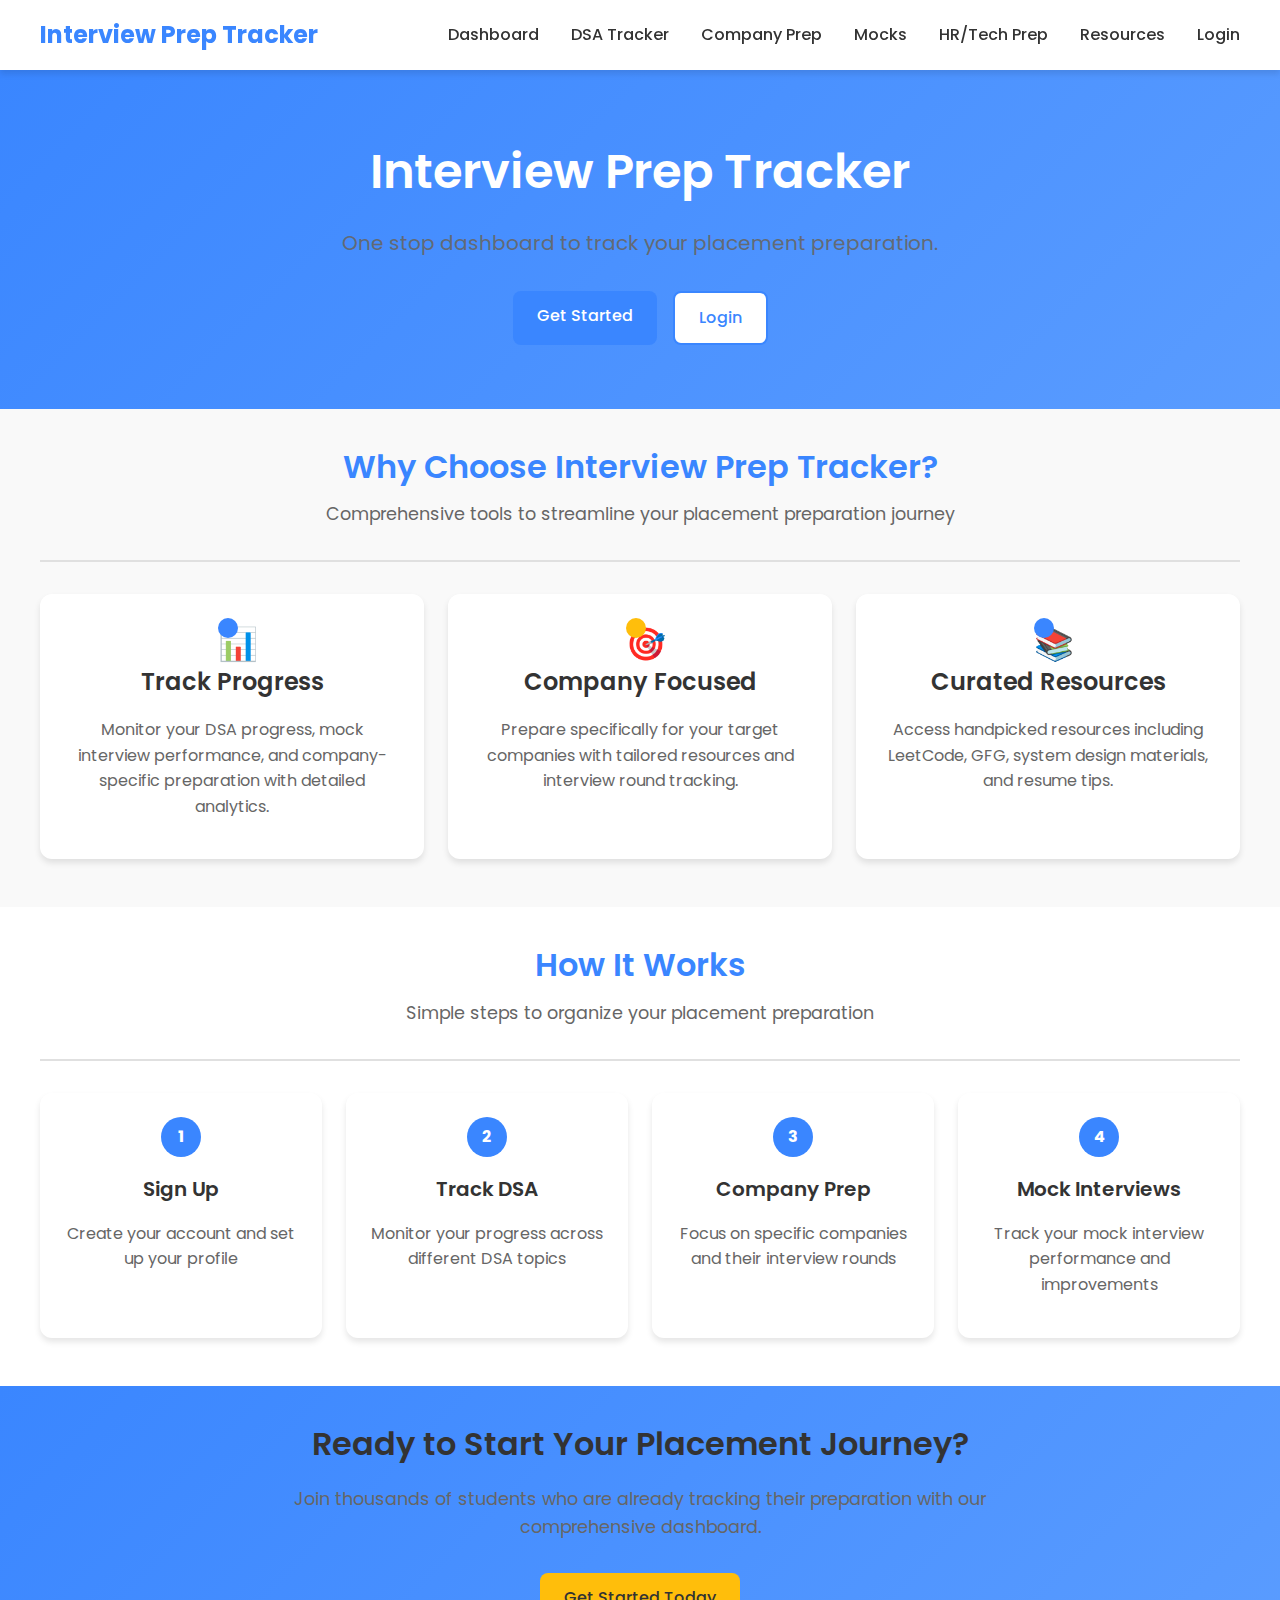
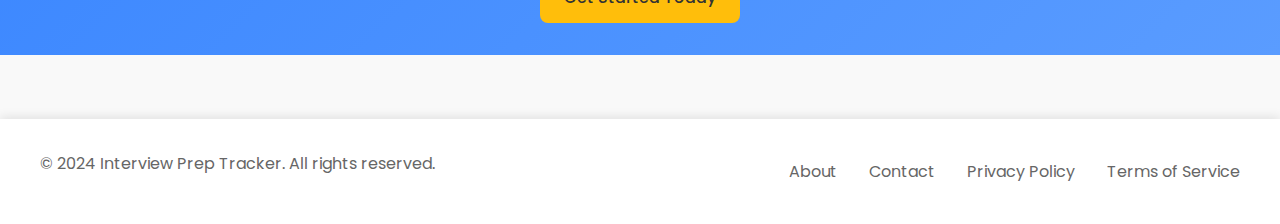
<file: index.html>
<!DOCTYPE html>
<html lang="en">
<head>
    <meta charset="UTF-8">
    <meta name="viewport" content="width=device-width, initial-scale=1.0">
    <title>Interview Prep Tracker - One Stop Dashboard for Placement Preparation</title>
    <link rel="stylesheet" href="css/style.css">
</head>
<body>
    <!-- Navigation -->
    <nav class="navbar">
        <div class="nav-container">
            <a href="index.html" class="logo">Interview Prep Tracker</a>
            <ul class="nav-links">
                <li><a href="dashboard.html">Dashboard</a></li>
                <li><a href="dsa.html">DSA Tracker</a></li>
                <li><a href="company.html">Company Prep</a></li>
                <li><a href="mocks.html">Mocks</a></li>
                <li><a href="prep.html">HR/Tech Prep</a></li>
                <li><a href="resources.html">Resources</a></li>
                <li><a href="login.html">Login</a></li>
            </ul>
        </div>
    </nav>

    <!-- Hero Section -->
    <section class="hero">
        <div class="hero-content">
            <h1>Interview Prep Tracker</h1>
            <p>One stop dashboard to track your placement preparation.</p>
            <div class="hero-buttons">
                <a href="register.html" class="btn btn-primary">Get Started</a>
                <a href="login.html" class="btn btn-secondary">Login</a>
            </div>
        </div>
    </section>

    <!-- Features Section -->
    <section class="p-4">
        <div class="container" style="max-width: 1200px; margin: 0 auto;">
            <div class="section-header text-center">
                <h2>Why Choose Interview Prep Tracker?</h2>
                <p>Comprehensive tools to streamline your placement preparation journey</p>
            </div>
            
            <div class="grid grid-3">
                <div class="card text-center">
                    <div class="icon" style="color: var(--primary-color); font-size: 2rem; margin-bottom: 1rem;">📊</div>
                    <h3>Track Progress</h3>
                    <p>Monitor your DSA progress, mock interview performance, and company-specific preparation with detailed analytics.</p>
                </div>
                
                <div class="card text-center">
                    <div class="icon" style="color: var(--accent-color); font-size: 2rem; margin-bottom: 1rem;">🎯</div>
                    <h3>Company Focused</h3>
                    <p>Prepare specifically for your target companies with tailored resources and interview round tracking.</p>
                </div>
                
                <div class="card text-center">
                    <div class="icon" style="color: var(--primary-color); font-size: 2rem; margin-bottom: 1rem;">📚</div>
                    <h3>Curated Resources</h3>
                    <p>Access handpicked resources including LeetCode, GFG, system design materials, and resume tips.</p>
                </div>
            </div>
        </div>
    </section>

    <!-- How It Works Section -->
    <section class="p-4" style="background: var(--white);">
        <div class="container" style="max-width: 1200px; margin: 0 auto;">
            <div class="section-header text-center">
                <h2>How It Works</h2>
                <p>Simple steps to organize your placement preparation</p>
            </div>
            
            <div class="grid grid-4">
                <div class="card text-center">
                    <div style="background: var(--primary-color); color: white; width: 40px; height: 40px; border-radius: 50%; display: flex; align-items: center; justify-content: center; margin: 0 auto 1rem; font-weight: bold;">1</div>
                    <h4>Sign Up</h4>
                    <p>Create your account and set up your profile</p>
                </div>
                
                <div class="card text-center">
                    <div style="background: var(--primary-color); color: white; width: 40px; height: 40px; border-radius: 50%; display: flex; align-items: center; justify-content: center; margin: 0 auto 1rem; font-weight: bold;">2</div>
                    <h4>Track DSA</h4>
                    <p>Monitor your progress across different DSA topics</p>
                </div>
                
                <div class="card text-center">
                    <div style="background: var(--primary-color); color: white; width: 40px; height: 40px; border-radius: 50%; display: flex; align-items: center; justify-content: center; margin: 0 auto 1rem; font-weight: bold;">3</div>
                    <h4>Company Prep</h4>
                    <p>Focus on specific companies and their interview rounds</p>
                </div>
                
                <div class="card text-center">
                    <div style="background: var(--primary-color); color: white; width: 40px; height: 40px; border-radius: 50%; display: flex; align-items: center; justify-content: center; margin: 0 auto 1rem; font-weight: bold;">4</div>
                    <h4>Mock Interviews</h4>
                    <p>Track your mock interview performance and improvements</p>
                </div>
            </div>
        </div>
    </section>

    <!-- CTA Section -->
    <section class="p-4" style="background: linear-gradient(135deg, var(--primary-color) 0%, #5A9CFF 100%); color: white;">
        <div class="container" style="max-width: 800px; margin: 0 auto; text-align: center;">
            <h2>Ready to Start Your Placement Journey?</h2>
            <p style="margin-bottom: 2rem; font-size: 1.1rem;">Join thousands of students who are already tracking their preparation with our comprehensive dashboard.</p>
            <a href="register.html" class="btn btn-accent">Get Started Today</a>
        </div>
    </section>

    <!-- Footer -->
    <footer class="footer">
        <div class="footer-content">
            <div>
                <p>&copy; 2024 Interview Prep Tracker. All rights reserved.</p>
            </div>
            <ul class="footer-links">
                <li><a href="#">About</a></li>
                <li><a href="#">Contact</a></li>
                <li><a href="#">Privacy Policy</a></li>
                <li><a href="#">Terms of Service</a></li>
            </ul>
        </div>
    </footer>
</body>
</html>
</file>
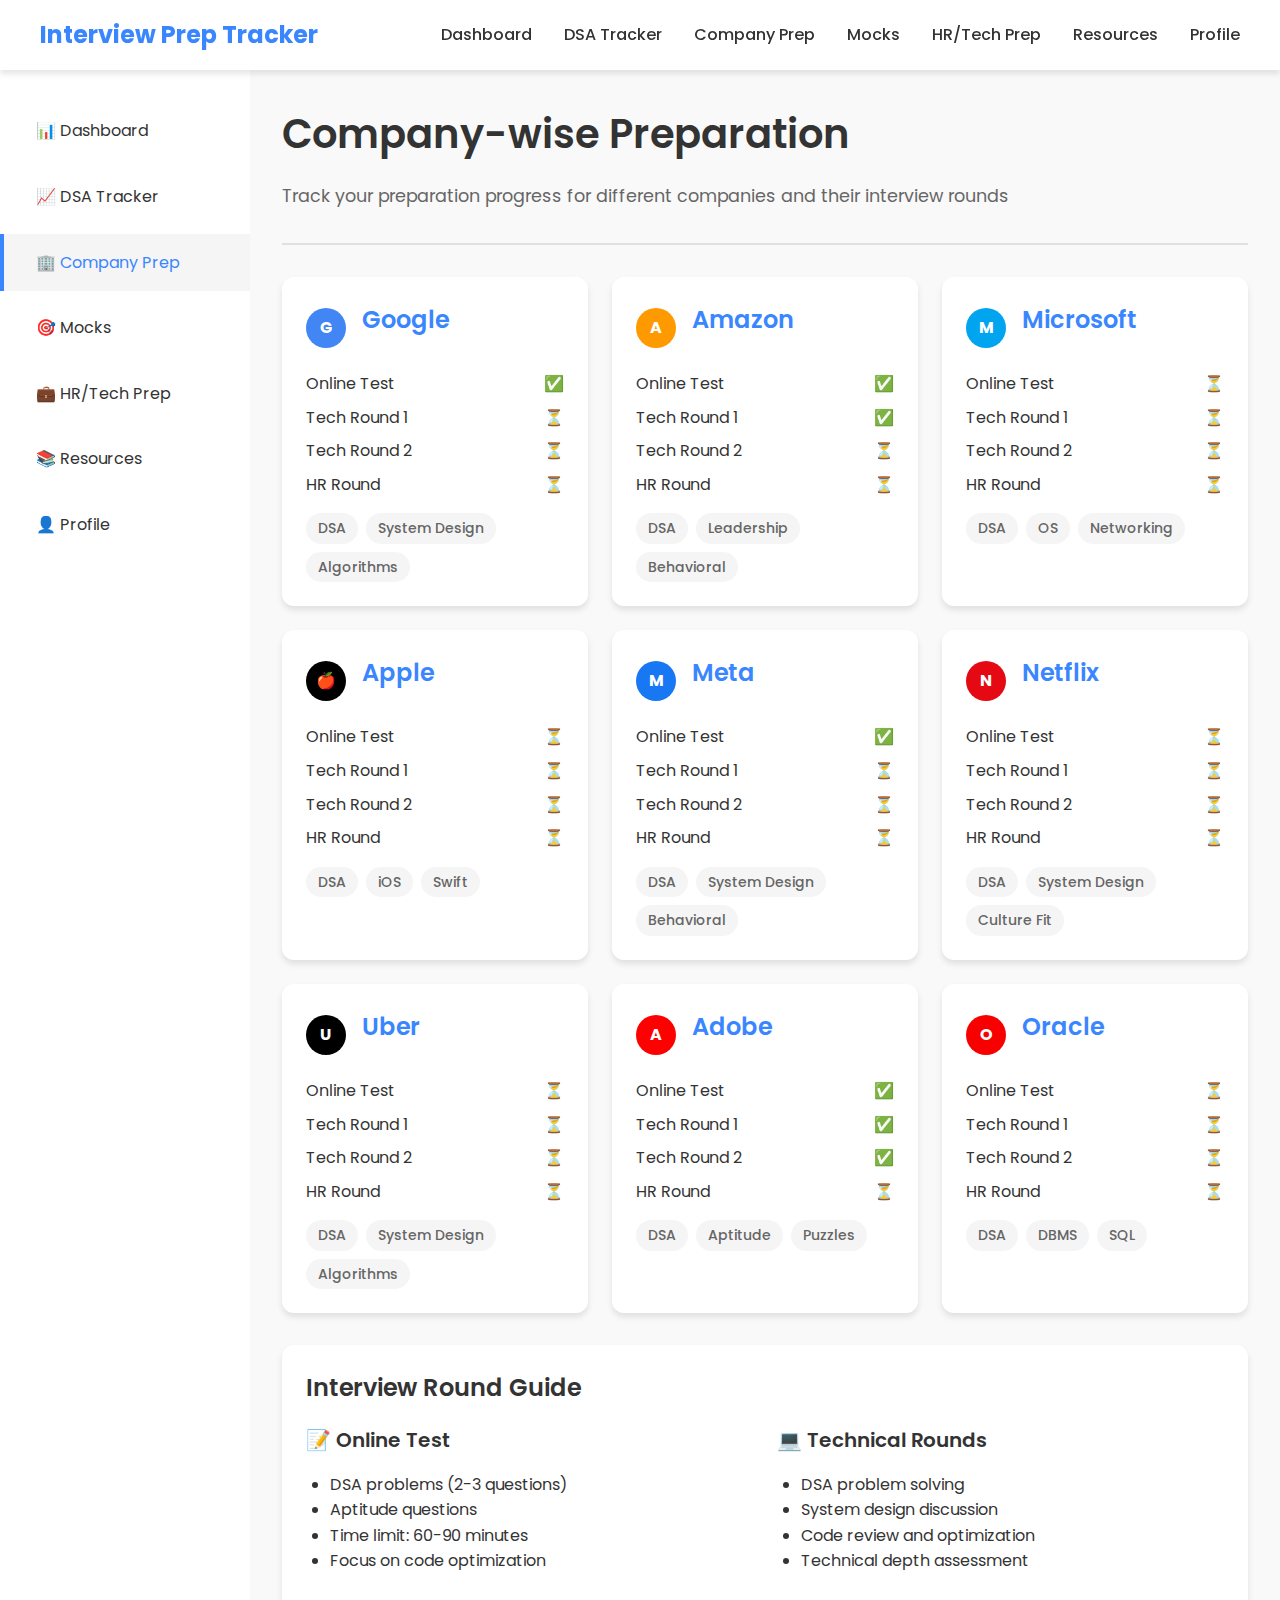
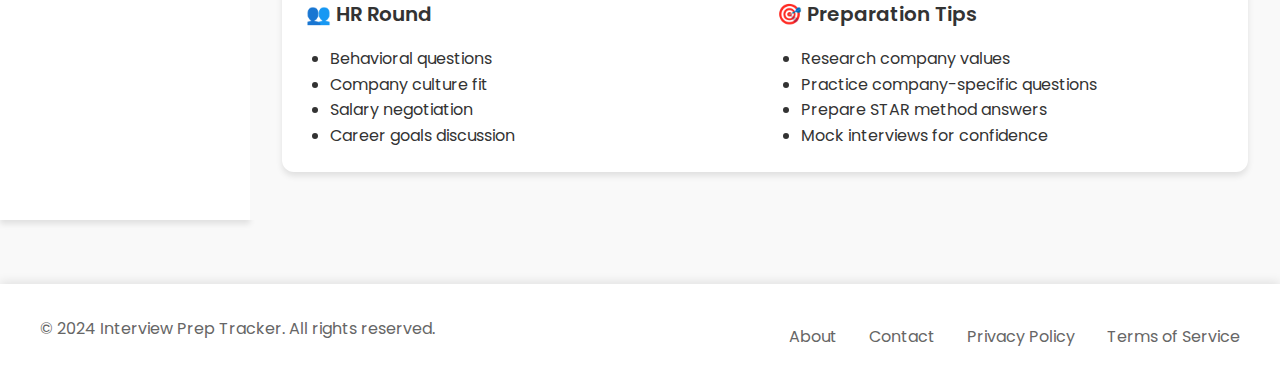
<file: company.html>
<!DOCTYPE html>
<html lang="en">
<head>
    <meta charset="UTF-8">
    <meta name="viewport" content="width=device-width, initial-scale=1.0">
    <title>Company Prep - Interview Prep Tracker</title>
    <link rel="stylesheet" href="css/style.css">
</head>
<body>
    <!-- Navigation -->
    <nav class="navbar">
        <div class="nav-container">
            <a href="index.html" class="logo">Interview Prep Tracker</a>
            <ul class="nav-links">
                <li><a href="dashboard.html">Dashboard</a></li>
                <li><a href="dsa.html">DSA Tracker</a></li>
                <li><a href="company.html">Company Prep</a></li>
                <li><a href="mocks.html">Mocks</a></li>
                <li><a href="prep.html">HR/Tech Prep</a></li>
                <li><a href="resources.html">Resources</a></li>
                <li><a href="profile.html">Profile</a></li>
            </ul>
        </div>
    </nav>

    <!-- Dashboard Layout -->
    <div class="dashboard-container">
        <!-- Sidebar -->
        <aside class="sidebar">
            <ul class="sidebar-nav">
                <li><a href="dashboard.html">📊 Dashboard</a></li>
                <li><a href="dsa.html">📈 DSA Tracker</a></li>
                <li><a href="company.html" class="active">🏢 Company Prep</a></li>
                <li><a href="mocks.html">🎯 Mocks</a></li>
                <li><a href="prep.html">💼 HR/Tech Prep</a></li>
                <li><a href="resources.html">📚 Resources</a></li>
                <li><a href="profile.html">👤 Profile</a></li>
            </ul>
        </aside>

        <!-- Main Content -->
        <main class="main-content">
            <div class="section-header">
                <h1>Company-wise Preparation</h1>
                <p>Track your preparation progress for different companies and their interview rounds</p>
            </div>

            <!-- Company Cards Grid -->
            <div class="grid grid-3">
                <!-- Google -->
                <div class="company-card">
                    <div style="display: flex; align-items: center; margin-bottom: 1rem;">
                        <div style="width: 40px; height: 40px; background: #4285F4; border-radius: 50%; display: flex; align-items: center; justify-content: center; color: white; font-weight: bold; margin-right: 1rem;">G</div>
                        <h3>Google</h3>
                    </div>
                    
                    <div style="margin: 1rem 0;">
                        <div style="display: flex; justify-content: space-between; margin-bottom: 0.5rem;">
                            <span>Online Test</span>
                            <span style="color: #4CAF50;">✅</span>
                        </div>
                        <div style="display: flex; justify-content: space-between; margin-bottom: 0.5rem;">
                            <span>Tech Round 1</span>
                            <span style="color: #FF9800;">⏳</span>
                        </div>
                        <div style="display: flex; justify-content: space-between; margin-bottom: 0.5rem;">
                            <span>Tech Round 2</span>
                            <span style="color: #FF9800;">⏳</span>
                        </div>
                        <div style="display: flex; justify-content: space-between;">
                            <span>HR Round</span>
                            <span style="color: #FF9800;">⏳</span>
                        </div>
                    </div>
                    
                    <div class="company-tags">
                        <span class="tag">DSA</span>
                        <span class="tag">System Design</span>
                        <span class="tag">Algorithms</span>
                    </div>
                </div>

                <!-- Amazon -->
                <div class="company-card">
                    <div style="display: flex; align-items: center; margin-bottom: 1rem;">
                        <div style="width: 40px; height: 40px; background: #FF9900; border-radius: 50%; display: flex; align-items: center; justify-content: center; color: white; font-weight: bold; margin-right: 1rem;">A</div>
                        <h3>Amazon</h3>
                    </div>
                    
                    <div style="margin: 1rem 0;">
                        <div style="display: flex; justify-content: space-between; margin-bottom: 0.5rem;">
                            <span>Online Test</span>
                            <span style="color: #4CAF50;">✅</span>
                        </div>
                        <div style="display: flex; justify-content: space-between; margin-bottom: 0.5rem;">
                            <span>Tech Round 1</span>
                            <span style="color: #4CAF50;">✅</span>
                        </div>
                        <div style="display: flex; justify-content: space-between; margin-bottom: 0.5rem;">
                            <span>Tech Round 2</span>
                            <span style="color: #FF9800;">⏳</span>
                        </div>
                        <div style="display: flex; justify-content: space-between;">
                            <span>HR Round</span>
                            <span style="color: #FF9800;">⏳</span>
                        </div>
                    </div>
                    
                    <div class="company-tags">
                        <span class="tag">DSA</span>
                        <span class="tag">Leadership</span>
                        <span class="tag">Behavioral</span>
                    </div>
                </div>

                <!-- Microsoft -->
                <div class="company-card">
                    <div style="display: flex; align-items: center; margin-bottom: 1rem;">
                        <div style="width: 40px; height: 40px; background: #00A4EF; border-radius: 50%; display: flex; align-items: center; justify-content: center; color: white; font-weight: bold; margin-right: 1rem;">M</div>
                        <h3>Microsoft</h3>
                    </div>
                    
                    <div style="margin: 1rem 0;">
                        <div style="display: flex; justify-content: space-between; margin-bottom: 0.5rem;">
                            <span>Online Test</span>
                            <span style="color: #FF9800;">⏳</span>
                        </div>
                        <div style="display: flex; justify-content: space-between; margin-bottom: 0.5rem;">
                            <span>Tech Round 1</span>
                            <span style="color: #FF9800;">⏳</span>
                        </div>
                        <div style="display: flex; justify-content: space-between; margin-bottom: 0.5rem;">
                            <span>Tech Round 2</span>
                            <span style="color: #FF9800;">⏳</span>
                        </div>
                        <div style="display: flex; justify-content: space-between;">
                            <span>HR Round</span>
                            <span style="color: #FF9800;">⏳</span>
                        </div>
                    </div>
                    
                    <div class="company-tags">
                        <span class="tag">DSA</span>
                        <span class="tag">OS</span>
                        <span class="tag">Networking</span>
                    </div>
                </div>

                <!-- Apple -->
                <div class="company-card">
                    <div style="display: flex; align-items: center; margin-bottom: 1rem;">
                        <div style="width: 40px; height: 40px; background: #000000; border-radius: 50%; display: flex; align-items: center; justify-content: center; color: white; font-weight: bold; margin-right: 1rem;">🍎</div>
                        <h3>Apple</h3>
                    </div>
                    
                    <div style="margin: 1rem 0;">
                        <div style="display: flex; justify-content: space-between; margin-bottom: 0.5rem;">
                            <span>Online Test</span>
                            <span style="color: #FF9800;">⏳</span>
                        </div>
                        <div style="display: flex; justify-content: space-between; margin-bottom: 0.5rem;">
                            <span>Tech Round 1</span>
                            <span style="color: #FF9800;">⏳</span>
                        </div>
                        <div style="display: flex; justify-content: space-between; margin-bottom: 0.5rem;">
                            <span>Tech Round 2</span>
                            <span style="color: #FF9800;">⏳</span>
                        </div>
                        <div style="display: flex; justify-content: space-between;">
                            <span>HR Round</span>
                            <span style="color: #FF9800;">⏳</span>
                        </div>
                    </div>
                    
                    <div class="company-tags">
                        <span class="tag">DSA</span>
                        <span class="tag">iOS</span>
                        <span class="tag">Swift</span>
                    </div>
                </div>

                <!-- Meta -->
                <div class="company-card">
                    <div style="display: flex; align-items: center; margin-bottom: 1rem;">
                        <div style="width: 40px; height: 40px; background: #1877F2; border-radius: 50%; display: flex; align-items: center; justify-content: center; color: white; font-weight: bold; margin-right: 1rem;">M</div>
                        <h3>Meta</h3>
                    </div>
                    
                    <div style="margin: 1rem 0;">
                        <div style="display: flex; justify-content: space-between; margin-bottom: 0.5rem;">
                            <span>Online Test</span>
                            <span style="color: #4CAF50;">✅</span>
                        </div>
                        <div style="display: flex; justify-content: space-between; margin-bottom: 0.5rem;">
                            <span>Tech Round 1</span>
                            <span style="color: #FF9800;">⏳</span>
                        </div>
                        <div style="display: flex; justify-content: space-between; margin-bottom: 0.5rem;">
                            <span>Tech Round 2</span>
                            <span style="color: #FF9800;">⏳</span>
                        </div>
                        <div style="display: flex; justify-content: space-between;">
                            <span>HR Round</span>
                            <span style="color: #FF9800;">⏳</span>
                        </div>
                    </div>
                    
                    <div class="company-tags">
                        <span class="tag">DSA</span>
                        <span class="tag">System Design</span>
                        <span class="tag">Behavioral</span>
                    </div>
                </div>

                <!-- Netflix -->
                <div class="company-card">
                    <div style="display: flex; align-items: center; margin-bottom: 1rem;">
                        <div style="width: 40px; height: 40px; background: #E50914; border-radius: 50%; display: flex; align-items: center; justify-content: center; color: white; font-weight: bold; margin-right: 1rem;">N</div>
                        <h3>Netflix</h3>
                    </div>
                    
                    <div style="margin: 1rem 0;">
                        <div style="display: flex; justify-content: space-between; margin-bottom: 0.5rem;">
                            <span>Online Test</span>
                            <span style="color: #FF9800;">⏳</span>
                        </div>
                        <div style="display: flex; justify-content: space-between; margin-bottom: 0.5rem;">
                            <span>Tech Round 1</span>
                            <span style="color: #FF9800;">⏳</span>
                        </div>
                        <div style="display: flex; justify-content: space-between; margin-bottom: 0.5rem;">
                            <span>Tech Round 2</span>
                            <span style="color: #FF9800;">⏳</span>
                        </div>
                        <div style="display: flex; justify-content: space-between;">
                            <span>HR Round</span>
                            <span style="color: #FF9800;">⏳</span>
                        </div>
                    </div>
                    
                    <div class="company-tags">
                        <span class="tag">DSA</span>
                        <span class="tag">System Design</span>
                        <span class="tag">Culture Fit</span>
                    </div>
                </div>

                <!-- Uber -->
                <div class="company-card">
                    <div style="display: flex; align-items: center; margin-bottom: 1rem;">
                        <div style="width: 40px; height: 40px; background: #000000; border-radius: 50%; display: flex; align-items: center; justify-content: center; color: white; font-weight: bold; margin-right: 1rem;">U</div>
                        <h3>Uber</h3>
                    </div>
                    
                    <div style="margin: 1rem 0;">
                        <div style="display: flex; justify-content: space-between; margin-bottom: 0.5rem;">
                            <span>Online Test</span>
                            <span style="color: #FF9800;">⏳</span>
                        </div>
                        <div style="display: flex; justify-content: space-between; margin-bottom: 0.5rem;">
                            <span>Tech Round 1</span>
                            <span style="color: #FF9800;">⏳</span>
                        </div>
                        <div style="display: flex; justify-content: space-between; margin-bottom: 0.5rem;">
                            <span>Tech Round 2</span>
                            <span style="color: #FF9800;">⏳</span>
                        </div>
                        <div style="display: flex; justify-content: space-between;">
                            <span>HR Round</span>
                            <span style="color: #FF9800;">⏳</span>
                        </div>
                    </div>
                    
                    <div class="company-tags">
                        <span class="tag">DSA</span>
                        <span class="tag">System Design</span>
                        <span class="tag">Algorithms</span>
                    </div>
                </div>

                <!-- Adobe -->
                <div class="company-card">
                    <div style="display: flex; align-items: center; margin-bottom: 1rem;">
                        <div style="width: 40px; height: 40px; background: #FF0000; border-radius: 50%; display: flex; align-items: center; justify-content: center; color: white; font-weight: bold; margin-right: 1rem;">A</div>
                        <h3>Adobe</h3>
                    </div>
                    
                    <div style="margin: 1rem 0;">
                        <div style="display: flex; justify-content: space-between; margin-bottom: 0.5rem;">
                            <span>Online Test</span>
                            <span style="color: #4CAF50;">✅</span>
                        </div>
                        <div style="display: flex; justify-content: space-between; margin-bottom: 0.5rem;">
                            <span>Tech Round 1</span>
                            <span style="color: #4CAF50;">✅</span>
                        </div>
                        <div style="display: flex; justify-content: space-between; margin-bottom: 0.5rem;">
                            <span>Tech Round 2</span>
                            <span style="color: #4CAF50;">✅</span>
                        </div>
                        <div style="display: flex; justify-content: space-between;">
                            <span>HR Round</span>
                            <span style="color: #FF9800;">⏳</span>
                        </div>
                    </div>
                    
                    <div class="company-tags">
                        <span class="tag">DSA</span>
                        <span class="tag">Aptitude</span>
                        <span class="tag">Puzzles</span>
                    </div>
                </div>

                <!-- Oracle -->
                <div class="company-card">
                    <div style="display: flex; align-items: center; margin-bottom: 1rem;">
                        <div style="width: 40px; height: 40px; background: #F80000; border-radius: 50%; display: flex; align-items: center; justify-content: center; color: white; font-weight: bold; margin-right: 1rem;">O</div>
                        <h3>Oracle</h3>
                    </div>
                    
                    <div style="margin: 1rem 0;">
                        <div style="display: flex; justify-content: space-between; margin-bottom: 0.5rem;">
                            <span>Online Test</span>
                            <span style="color: #FF9800;">⏳</span>
                        </div>
                        <div style="display: flex; justify-content: space-between; margin-bottom: 0.5rem;">
                            <span>Tech Round 1</span>
                            <span style="color: #FF9800;">⏳</span>
                        </div>
                        <div style="display: flex; justify-content: space-between; margin-bottom: 0.5rem;">
                            <span>Tech Round 2</span>
                            <span style="color: #FF9800;">⏳</span>
                        </div>
                        <div style="display: flex; justify-content: space-between;">
                            <span>HR Round</span>
                            <span style="color: #FF9800;">⏳</span>
                        </div>
                    </div>
                    
                    <div class="company-tags">
                        <span class="tag">DSA</span>
                        <span class="tag">DBMS</span>
                        <span class="tag">SQL</span>
                    </div>
                </div>
            </div>

            <!-- Interview Round Guide -->
            <div class="card mt-4">
                <h3>Interview Round Guide</h3>
                <div class="grid grid-2">
                    <div>
                        <h4>📝 Online Test</h4>
                        <ul style="margin-left: 1.5rem; margin-top: 1rem;">
                            <li>DSA problems (2-3 questions)</li>
                            <li>Aptitude questions</li>
                            <li>Time limit: 60-90 minutes</li>
                            <li>Focus on code optimization</li>
                        </ul>
                    </div>
                    <div>
                        <h4>💻 Technical Rounds</h4>
                        <ul style="margin-left: 1.5rem; margin-top: 1rem;">
                            <li>DSA problem solving</li>
                            <li>System design discussion</li>
                            <li>Code review and optimization</li>
                            <li>Technical depth assessment</li>
                        </ul>
                    </div>
                    <div>
                        <h4>👥 HR Round</h4>
                        <ul style="margin-left: 1.5rem; margin-top: 1rem;">
                            <li>Behavioral questions</li>
                            <li>Company culture fit</li>
                            <li>Salary negotiation</li>
                            <li>Career goals discussion</li>
                        </ul>
                    </div>
                    <div>
                        <h4>🎯 Preparation Tips</h4>
                        <ul style="margin-left: 1.5rem; margin-top: 1rem;">
                            <li>Research company values</li>
                            <li>Practice company-specific questions</li>
                            <li>Prepare STAR method answers</li>
                            <li>Mock interviews for confidence</li>
                        </ul>
                    </div>
                </div>
            </div>
        </main>
    </div>

    <!-- Footer -->
    <footer class="footer">
        <div class="footer-content">
            <div>
                <p>&copy; 2024 Interview Prep Tracker. All rights reserved.</p>
            </div>
            <ul class="footer-links">
                <li><a href="#">About</a></li>
                <li><a href="#">Contact</a></li>
                <li><a href="#">Privacy Policy</a></li>
                <li><a href="#">Terms of Service</a></li>
            </ul>
        </div>
    </footer>
</body>
</html>
</file>
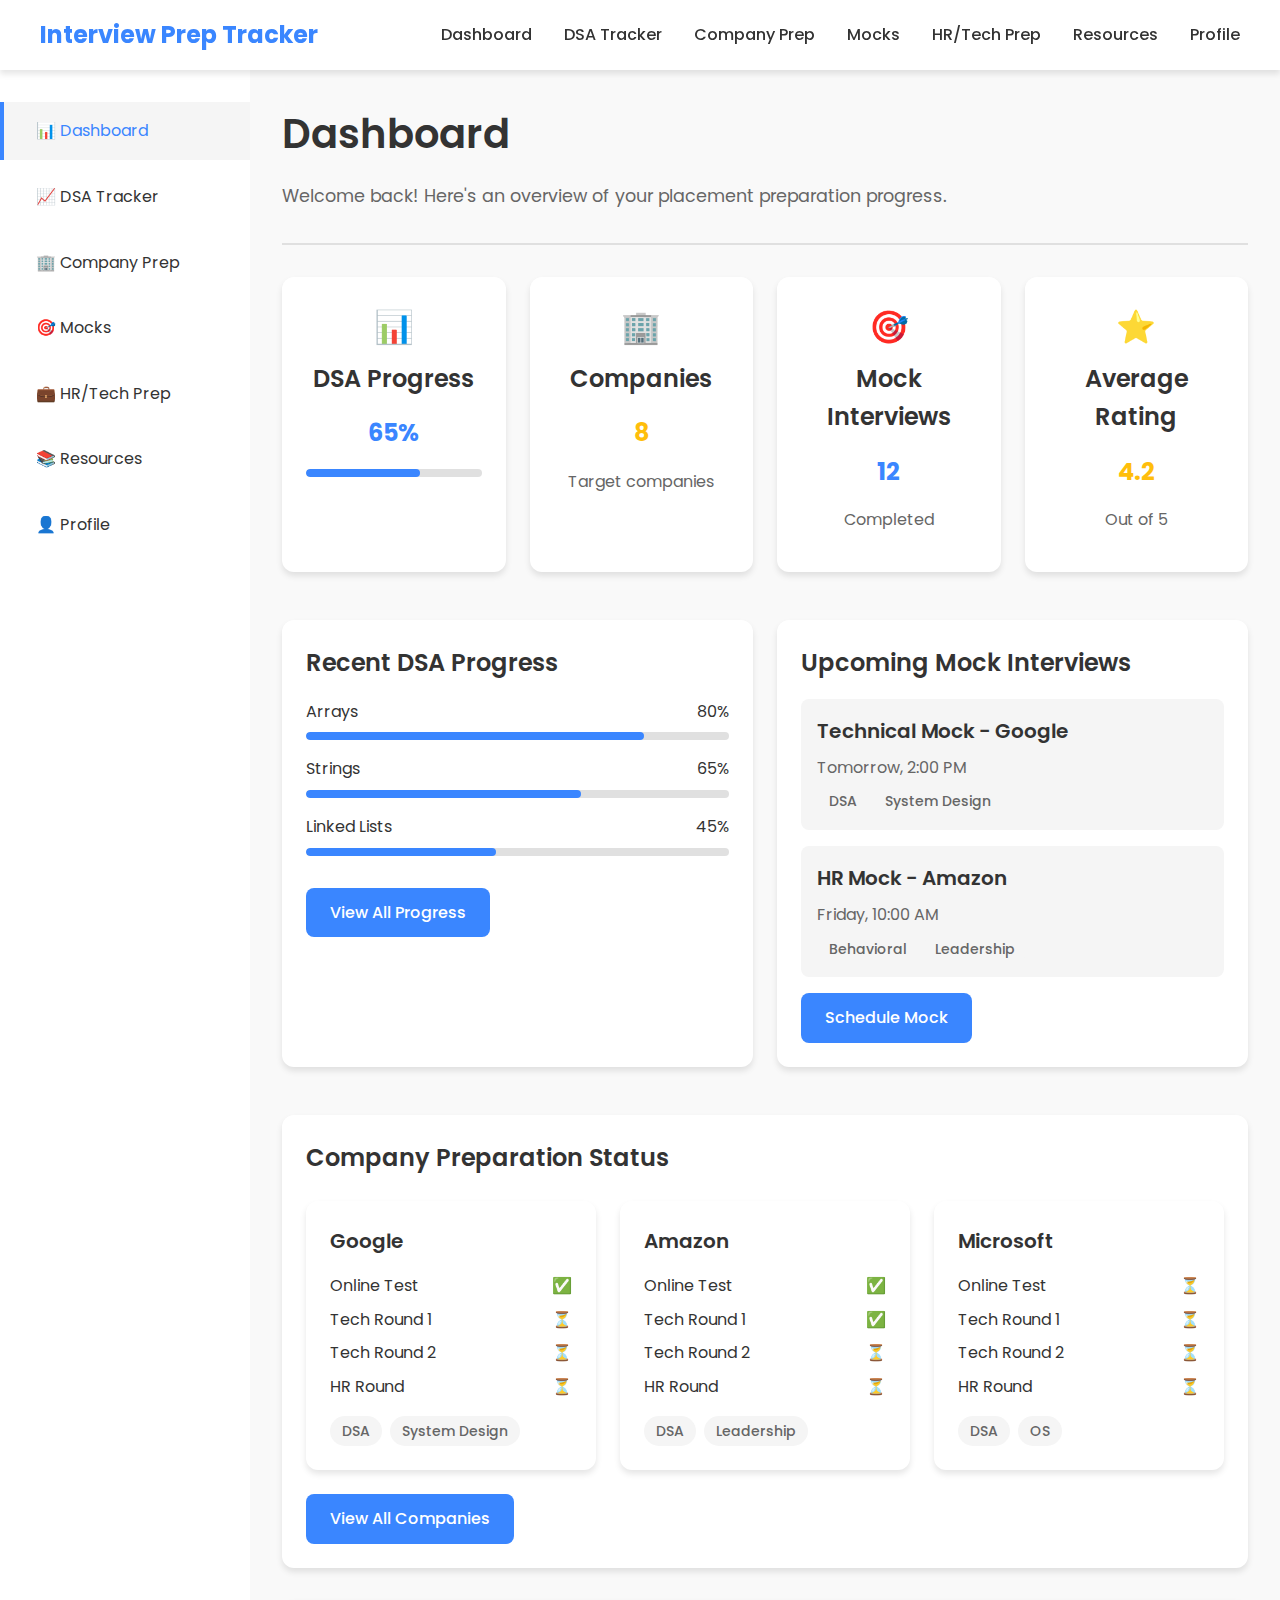
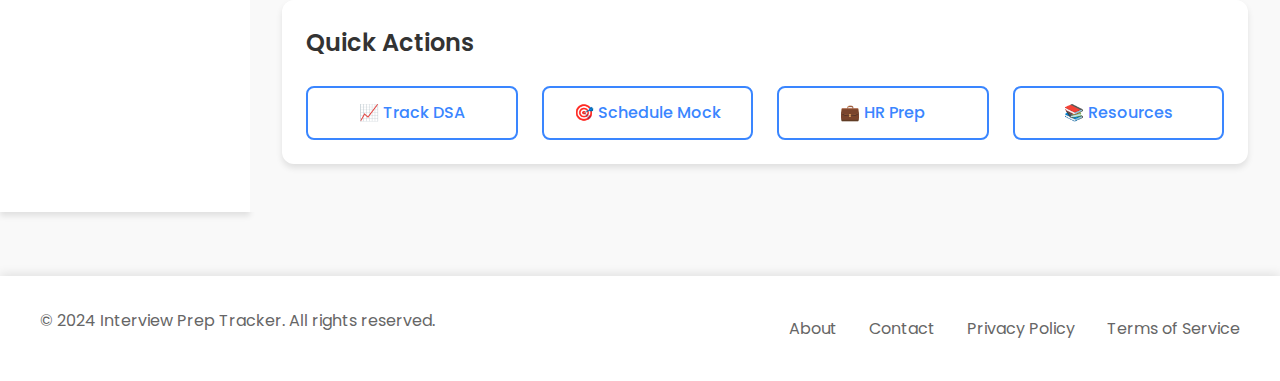
<file: dashboard.html>
<!DOCTYPE html>
<html lang="en">
<head>
    <meta charset="UTF-8">
    <meta name="viewport" content="width=device-width, initial-scale=1.0">
    <title>Dashboard - Interview Prep Tracker</title>
    <link rel="stylesheet" href="css/style.css">
</head>
<body>
    <!-- Navigation -->
    <nav class="navbar">
        <div class="nav-container">
            <a href="index.html" class="logo">Interview Prep Tracker</a>
            <ul class="nav-links">
                <li><a href="dashboard.html">Dashboard</a></li>
                <li><a href="dsa.html">DSA Tracker</a></li>
                <li><a href="company.html">Company Prep</a></li>
                <li><a href="mocks.html">Mocks</a></li>
                <li><a href="prep.html">HR/Tech Prep</a></li>
                <li><a href="resources.html">Resources</a></li>
                <li><a href="profile.html">Profile</a></li>
            </ul>
        </div>
    </nav>

    <!-- Dashboard Layout -->
    <div class="dashboard-container">
        <!-- Sidebar -->
        <aside class="sidebar">
            <ul class="sidebar-nav">
                <li><a href="dashboard.html" class="active">📊 Dashboard</a></li>
                <li><a href="dsa.html">📈 DSA Tracker</a></li>
                <li><a href="company.html">🏢 Company Prep</a></li>
                <li><a href="mocks.html">🎯 Mocks</a></li>
                <li><a href="prep.html">💼 HR/Tech Prep</a></li>
                <li><a href="resources.html">📚 Resources</a></li>
                <li><a href="profile.html">👤 Profile</a></li>
            </ul>
        </aside>

        <!-- Main Content -->
        <main class="main-content">
            <div class="section-header">
                <h1>Dashboard</h1>
                <p>Welcome back! Here's an overview of your placement preparation progress.</p>
            </div>

            <!-- Overview Cards -->
            <div class="grid grid-4 mb-4">
                <div class="card text-center">
                    <div style="color: var(--primary-color); font-size: 2rem; margin-bottom: 0.5rem;">📊</div>
                    <h3>DSA Progress</h3>
                    <p style="font-size: 1.5rem; font-weight: bold; color: var(--primary-color);">65%</p>
                    <div class="progress-bar">
                        <div class="progress-fill" style="width: 65%;"></div>
                    </div>
                </div>

                <div class="card text-center">
                    <div style="color: var(--accent-color); font-size: 2rem; margin-bottom: 0.5rem;">🏢</div>
                    <h3>Companies</h3>
                    <p style="font-size: 1.5rem; font-weight: bold; color: var(--accent-color);">8</p>
                    <p>Target companies</p>
                </div>

                <div class="card text-center">
                    <div style="color: var(--primary-color); font-size: 2rem; margin-bottom: 0.5rem;">🎯</div>
                    <h3>Mock Interviews</h3>
                    <p style="font-size: 1.5rem; font-weight: bold; color: var(--primary-color);">12</p>
                    <p>Completed</p>
                </div>

                <div class="card text-center">
                    <div style="color: var(--accent-color); font-size: 2rem; margin-bottom: 0.5rem;">⭐</div>
                    <h3>Average Rating</h3>
                    <p style="font-size: 1.5rem; font-weight: bold; color: var(--accent-color);">4.2</p>
                    <p>Out of 5</p>
                </div>
            </div>

            <!-- Recent Activity -->
            <div class="grid grid-2">
                <div class="card">
                    <h3>Recent DSA Progress</h3>
                    <div style="margin: 1rem 0;">
                        <div style="display: flex; justify-content: space-between; margin-bottom: 0.5rem;">
                            <span>Arrays</span>
                            <span>80%</span>
                        </div>
                        <div class="progress-bar">
                            <div class="progress-fill" style="width: 80%;"></div>
                        </div>
                    </div>
                    <div style="margin: 1rem 0;">
                        <div style="display: flex; justify-content: space-between; margin-bottom: 0.5rem;">
                            <span>Strings</span>
                            <span>65%</span>
                        </div>
                        <div class="progress-bar">
                            <div class="progress-fill" style="width: 65%;"></div>
                        </div>
                    </div>
                    <div style="margin: 1rem 0;">
                        <div style="display: flex; justify-content: space-between; margin-bottom: 0.5rem;">
                            <span>Linked Lists</span>
                            <span>45%</span>
                        </div>
                        <div class="progress-bar">
                            <div class="progress-fill" style="width: 45%;"></div>
                        </div>
                    </div>
                    <a href="dsa.html" class="btn btn-primary" style="margin-top: 1rem;">View All Progress</a>
                </div>

                <div class="card">
                    <h3>Upcoming Mock Interviews</h3>
                    <div style="margin: 1rem 0;">
                        <div style="background: var(--light-gray); padding: 1rem; border-radius: 8px; margin-bottom: 1rem;">
                            <h4 style="margin-bottom: 0.5rem;">Technical Mock - Google</h4>
                            <p style="margin-bottom: 0.5rem; color: var(--dark-gray);">Tomorrow, 2:00 PM</p>
                            <span class="tag">DSA</span>
                            <span class="tag">System Design</span>
                        </div>
                        <div style="background: var(--light-gray); padding: 1rem; border-radius: 8px; margin-bottom: 1rem;">
                            <h4 style="margin-bottom: 0.5rem;">HR Mock - Amazon</h4>
                            <p style="margin-bottom: 0.5rem; color: var(--dark-gray);">Friday, 10:00 AM</p>
                            <span class="tag">Behavioral</span>
                            <span class="tag">Leadership</span>
                        </div>
                    </div>
                    <a href="mocks.html" class="btn btn-primary">Schedule Mock</a>
                </div>
            </div>

            <!-- Company Preparation Status -->
            <div class="card mt-4">
                <h3>Company Preparation Status</h3>
                <div class="grid grid-3" style="margin-top: 1.5rem;">
                    <div class="company-card">
                        <h4>Google</h4>
                        <div style="margin: 1rem 0;">
                            <div style="display: flex; justify-content: space-between; margin-bottom: 0.5rem;">
                                <span>Online Test</span>
                                <span>✅</span>
                            </div>
                            <div style="display: flex; justify-content: space-between; margin-bottom: 0.5rem;">
                                <span>Tech Round 1</span>
                                <span>⏳</span>
                            </div>
                            <div style="display: flex; justify-content: space-between; margin-bottom: 0.5rem;">
                                <span>Tech Round 2</span>
                                <span>⏳</span>
                            </div>
                            <div style="display: flex; justify-content: space-between;">
                                <span>HR Round</span>
                                <span>⏳</span>
                            </div>
                        </div>
                        <div class="company-tags">
                            <span class="tag">DSA</span>
                            <span class="tag">System Design</span>
                        </div>
                    </div>

                    <div class="company-card">
                        <h4>Amazon</h4>
                        <div style="margin: 1rem 0;">
                            <div style="display: flex; justify-content: space-between; margin-bottom: 0.5rem;">
                                <span>Online Test</span>
                                <span>✅</span>
                            </div>
                            <div style="display: flex; justify-content: space-between; margin-bottom: 0.5rem;">
                                <span>Tech Round 1</span>
                                <span>✅</span>
                            </div>
                            <div style="display: flex; justify-content: space-between; margin-bottom: 0.5rem;">
                                <span>Tech Round 2</span>
                                <span>⏳</span>
                            </div>
                            <div style="display: flex; justify-content: space-between;">
                                <span>HR Round</span>
                                <span>⏳</span>
                            </div>
                        </div>
                        <div class="company-tags">
                            <span class="tag">DSA</span>
                            <span class="tag">Leadership</span>
                        </div>
                    </div>

                    <div class="company-card">
                        <h4>Microsoft</h4>
                        <div style="margin: 1rem 0;">
                            <div style="display: flex; justify-content: space-between; margin-bottom: 0.5rem;">
                                <span>Online Test</span>
                                <span>⏳</span>
                            </div>
                            <div style="display: flex; justify-content: space-between; margin-bottom: 0.5rem;">
                                <span>Tech Round 1</span>
                                <span>⏳</span>
                            </div>
                            <div style="display: flex; justify-content: space-between; margin-bottom: 0.5rem;">
                                <span>Tech Round 2</span>
                                <span>⏳</span>
                            </div>
                            <div style="display: flex; justify-content: space-between;">
                                <span>HR Round</span>
                                <span>⏳</span>
                            </div>
                        </div>
                        <div class="company-tags">
                            <span class="tag">DSA</span>
                            <span class="tag">OS</span>
                        </div>
                    </div>
                </div>
                <a href="company.html" class="btn btn-primary" style="margin-top: 1.5rem;">View All Companies</a>
            </div>

            <!-- Quick Actions -->
            <div class="card mt-4">
                <h3>Quick Actions</h3>
                <div class="grid grid-4" style="margin-top: 1.5rem;">
                    <a href="dsa.html" class="btn btn-secondary">📈 Track DSA</a>
                    <a href="mocks.html" class="btn btn-secondary">🎯 Schedule Mock</a>
                    <a href="prep.html" class="btn btn-secondary">💼 HR Prep</a>
                    <a href="resources.html" class="btn btn-secondary">📚 Resources</a>
                </div>
            </div>
        </main>
    </div>

    <!-- Footer -->
    <footer class="footer">
        <div class="footer-content">
            <div>
                <p>&copy; 2024 Interview Prep Tracker. All rights reserved.</p>
            </div>
            <ul class="footer-links">
                <li><a href="#">About</a></li>
                <li><a href="#">Contact</a></li>
                <li><a href="#">Privacy Policy</a></li>
                <li><a href="#">Terms of Service</a></li>
            </ul>
        </div>
    </footer>
</body>
</html>
</file>
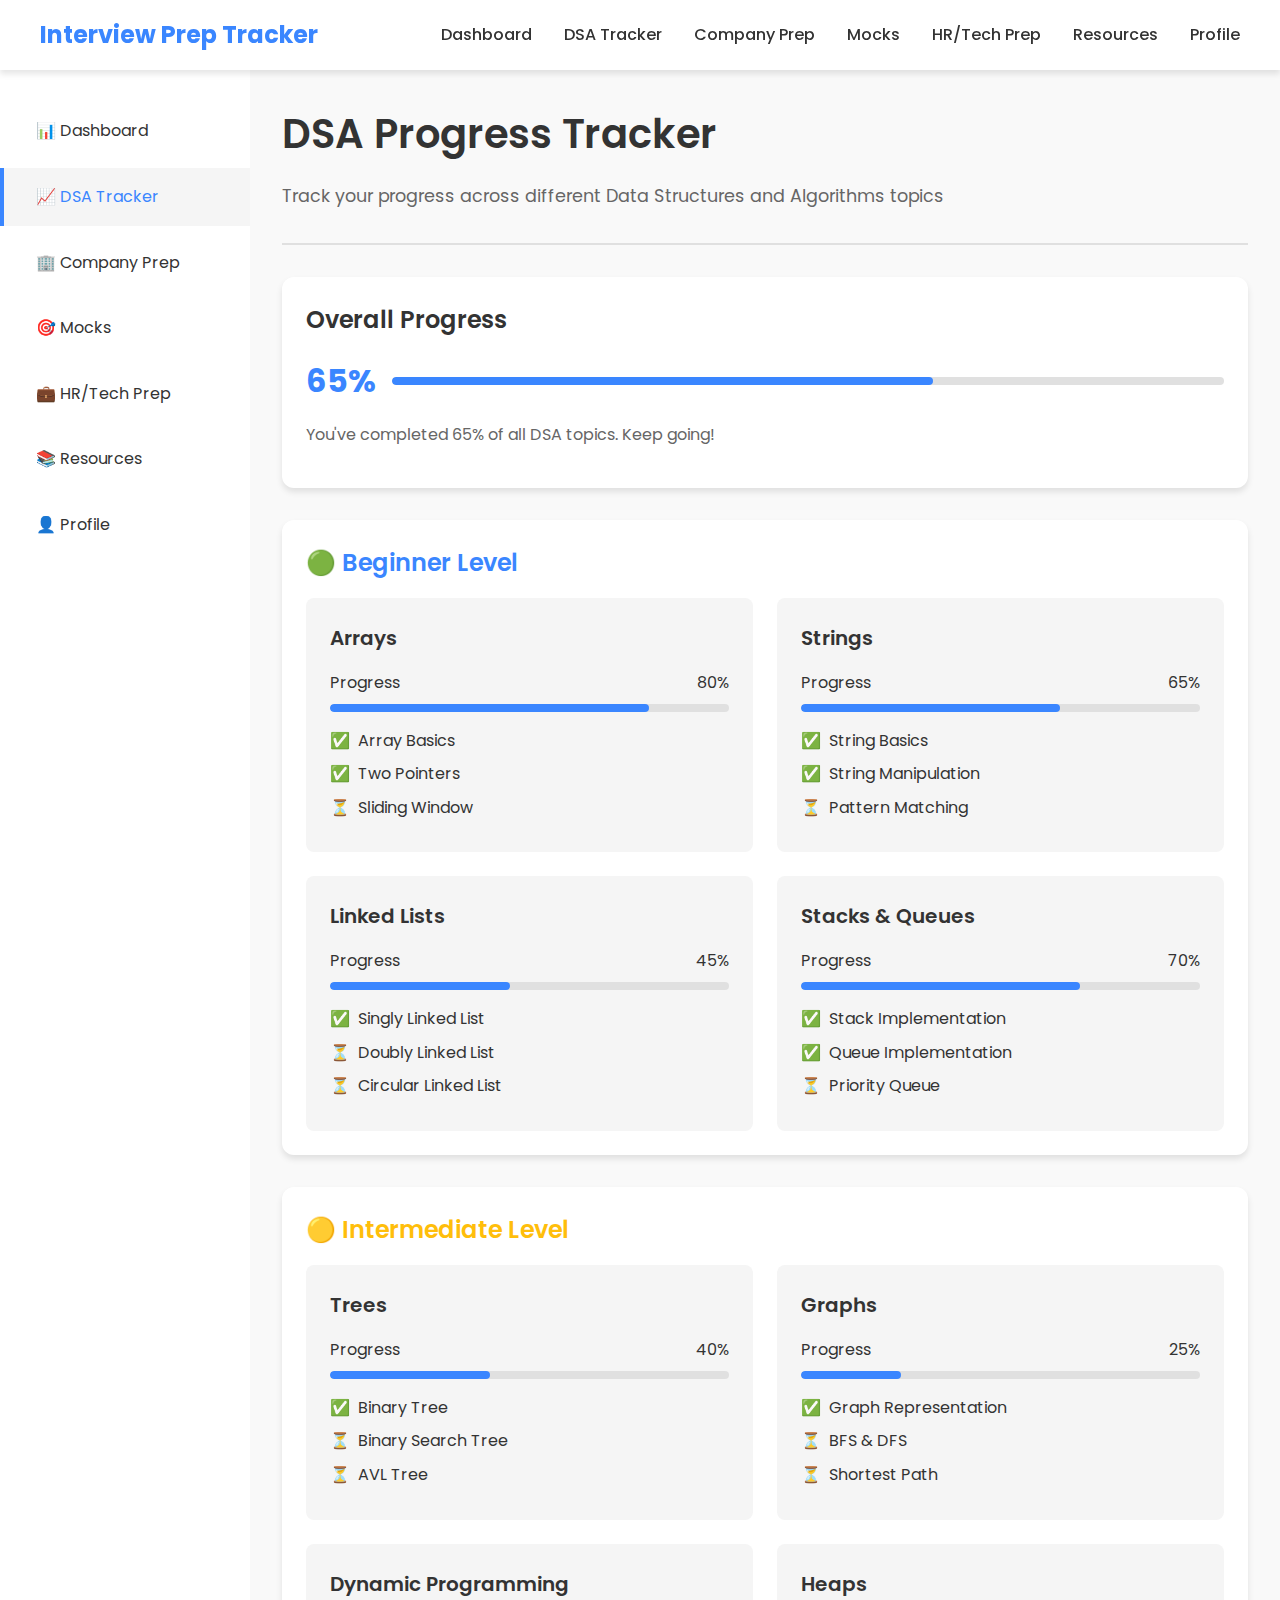
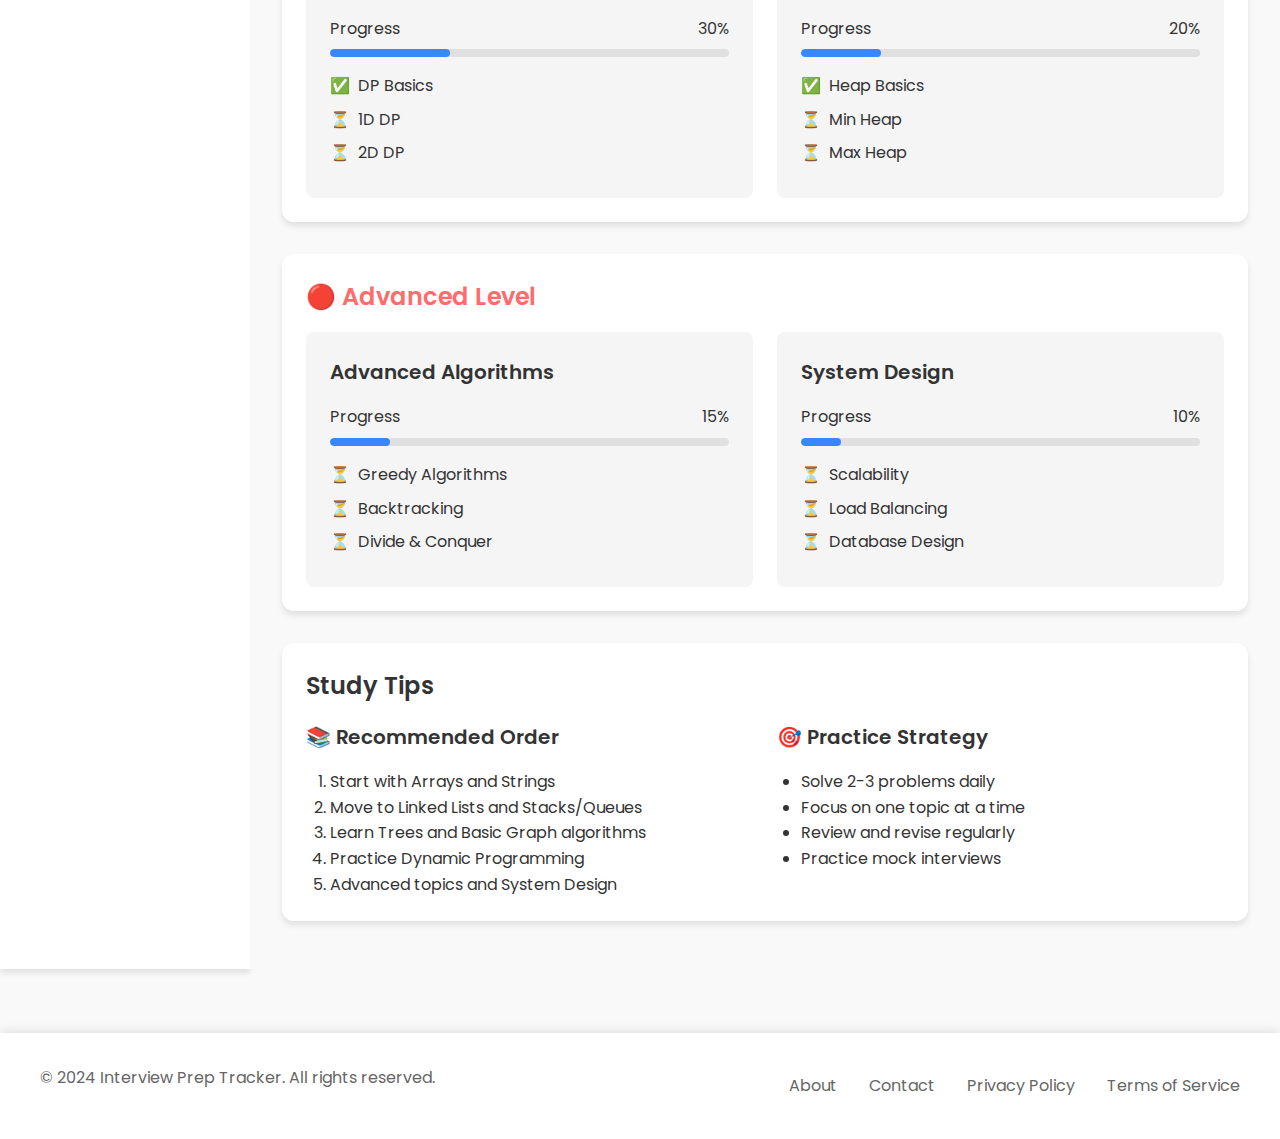
<file: dsa.html>
<!DOCTYPE html>
<html lang="en">
<head>
    <meta charset="UTF-8">
    <meta name="viewport" content="width=device-width, initial-scale=1.0">
    <title>DSA Tracker - Interview Prep Tracker</title>
    <link rel="stylesheet" href="css/style.css">
</head>
<body>
    <!-- Navigation -->
    <nav class="navbar">
        <div class="nav-container">
            <a href="index.html" class="logo">Interview Prep Tracker</a>
            <ul class="nav-links">
                <li><a href="dashboard.html">Dashboard</a></li>
                <li><a href="dsa.html">DSA Tracker</a></li>
                <li><a href="company.html">Company Prep</a></li>
                <li><a href="mocks.html">Mocks</a></li>
                <li><a href="prep.html">HR/Tech Prep</a></li>
                <li><a href="resources.html">Resources</a></li>
                <li><a href="profile.html">Profile</a></li>
            </ul>
        </div>
    </nav>

    <!-- Dashboard Layout -->
    <div class="dashboard-container">
        <!-- Sidebar -->
        <aside class="sidebar">
            <ul class="sidebar-nav">
                <li><a href="dashboard.html">📊 Dashboard</a></li>
                <li><a href="dsa.html" class="active">📈 DSA Tracker</a></li>
                <li><a href="company.html">🏢 Company Prep</a></li>
                <li><a href="mocks.html">🎯 Mocks</a></li>
                <li><a href="prep.html">💼 HR/Tech Prep</a></li>
                <li><a href="resources.html">📚 Resources</a></li>
                <li><a href="profile.html">👤 Profile</a></li>
            </ul>
        </aside>

        <!-- Main Content -->
        <main class="main-content">
            <div class="section-header">
                <h1>DSA Progress Tracker</h1>
                <p>Track your progress across different Data Structures and Algorithms topics</p>
            </div>

            <!-- Overall Progress -->
            <div class="card mb-4">
                <h3>Overall Progress</h3>
                <div style="display: flex; align-items: center; gap: 1rem; margin: 1rem 0;">
                    <div style="font-size: 2rem; font-weight: bold; color: var(--primary-color);">65%</div>
                    <div style="flex: 1;">
                        <div class="progress-bar">
                            <div class="progress-fill" style="width: 65%;"></div>
                        </div>
                    </div>
                </div>
                <p>You've completed 65% of all DSA topics. Keep going!</p>
            </div>

            <!-- Beginner Level -->
            <div class="card mb-4">
                <h3 style="color: var(--primary-color);">🟢 Beginner Level</h3>
                <div class="grid grid-2">
                    <div style="background: var(--light-gray); padding: 1.5rem; border-radius: 8px;">
                        <h4>Arrays</h4>
                        <div style="display: flex; justify-content: space-between; margin-bottom: 0.5rem;">
                            <span>Progress</span>
                            <span>80%</span>
                        </div>
                        <div class="progress-bar">
                            <div class="progress-fill" style="width: 80%;"></div>
                        </div>
                        <div style="margin-top: 1rem;">
                            <div style="display: flex; align-items: center; margin-bottom: 0.5rem;">
                                <span style="margin-right: 0.5rem;">✅</span>
                                <span>Array Basics</span>
                            </div>
                            <div style="display: flex; align-items: center; margin-bottom: 0.5rem;">
                                <span style="margin-right: 0.5rem;">✅</span>
                                <span>Two Pointers</span>
                            </div>
                            <div style="display: flex; align-items: center; margin-bottom: 0.5rem;">
                                <span style="margin-right: 0.5rem;">⏳</span>
                                <span>Sliding Window</span>
                            </div>
                        </div>
                    </div>

                    <div style="background: var(--light-gray); padding: 1.5rem; border-radius: 8px;">
                        <h4>Strings</h4>
                        <div style="display: flex; justify-content: space-between; margin-bottom: 0.5rem;">
                            <span>Progress</span>
                            <span>65%</span>
                        </div>
                        <div class="progress-bar">
                            <div class="progress-fill" style="width: 65%;"></div>
                        </div>
                        <div style="margin-top: 1rem;">
                            <div style="display: flex; align-items: center; margin-bottom: 0.5rem;">
                                <span style="margin-right: 0.5rem;">✅</span>
                                <span>String Basics</span>
                            </div>
                            <div style="display: flex; align-items: center; margin-bottom: 0.5rem;">
                                <span style="margin-right: 0.5rem;">✅</span>
                                <span>String Manipulation</span>
                            </div>
                            <div style="display: flex; align-items: center; margin-bottom: 0.5rem;">
                                <span style="margin-right: 0.5rem;">⏳</span>
                                <span>Pattern Matching</span>
                            </div>
                        </div>
                    </div>

                    <div style="background: var(--light-gray); padding: 1.5rem; border-radius: 8px;">
                        <h4>Linked Lists</h4>
                        <div style="display: flex; justify-content: space-between; margin-bottom: 0.5rem;">
                            <span>Progress</span>
                            <span>45%</span>
                        </div>
                        <div class="progress-bar">
                            <div class="progress-fill" style="width: 45%;"></div>
                        </div>
                        <div style="margin-top: 1rem;">
                            <div style="display: flex; align-items: center; margin-bottom: 0.5rem;">
                                <span style="margin-right: 0.5rem;">✅</span>
                                <span>Singly Linked List</span>
                            </div>
                            <div style="display: flex; align-items: center; margin-bottom: 0.5rem;">
                                <span style="margin-right: 0.5rem;">⏳</span>
                                <span>Doubly Linked List</span>
                            </div>
                            <div style="display: flex; align-items: center; margin-bottom: 0.5rem;">
                                <span style="margin-right: 0.5rem;">⏳</span>
                                <span>Circular Linked List</span>
                            </div>
                        </div>
                    </div>

                    <div style="background: var(--light-gray); padding: 1.5rem; border-radius: 8px;">
                        <h4>Stacks & Queues</h4>
                        <div style="display: flex; justify-content: space-between; margin-bottom: 0.5rem;">
                            <span>Progress</span>
                            <span>70%</span>
                        </div>
                        <div class="progress-bar">
                            <div class="progress-fill" style="width: 70%;"></div>
                        </div>
                        <div style="margin-top: 1rem;">
                            <div style="display: flex; align-items: center; margin-bottom: 0.5rem;">
                                <span style="margin-right: 0.5rem;">✅</span>
                                <span>Stack Implementation</span>
                            </div>
                            <div style="display: flex; align-items: center; margin-bottom: 0.5rem;">
                                <span style="margin-right: 0.5rem;">✅</span>
                                <span>Queue Implementation</span>
                            </div>
                            <div style="display: flex; align-items: center; margin-bottom: 0.5rem;">
                                <span style="margin-right: 0.5rem;">⏳</span>
                                <span>Priority Queue</span>
                            </div>
                        </div>
                    </div>
                </div>
            </div>

            <!-- Intermediate Level -->
            <div class="card mb-4">
                <h3 style="color: var(--accent-color);">🟡 Intermediate Level</h3>
                <div class="grid grid-2">
                    <div style="background: var(--light-gray); padding: 1.5rem; border-radius: 8px;">
                        <h4>Trees</h4>
                        <div style="display: flex; justify-content: space-between; margin-bottom: 0.5rem;">
                            <span>Progress</span>
                            <span>40%</span>
                        </div>
                        <div class="progress-bar">
                            <div class="progress-fill" style="width: 40%;"></div>
                        </div>
                        <div style="margin-top: 1rem;">
                            <div style="display: flex; align-items: center; margin-bottom: 0.5rem;">
                                <span style="margin-right: 0.5rem;">✅</span>
                                <span>Binary Tree</span>
                            </div>
                            <div style="display: flex; align-items: center; margin-bottom: 0.5rem;">
                                <span style="margin-right: 0.5rem;">⏳</span>
                                <span>Binary Search Tree</span>
                            </div>
                            <div style="display: flex; align-items: center; margin-bottom: 0.5rem;">
                                <span style="margin-right: 0.5rem;">⏳</span>
                                <span>AVL Tree</span>
                            </div>
                        </div>
                    </div>

                    <div style="background: var(--light-gray); padding: 1.5rem; border-radius: 8px;">
                        <h4>Graphs</h4>
                        <div style="display: flex; justify-content: space-between; margin-bottom: 0.5rem;">
                            <span>Progress</span>
                            <span>25%</span>
                        </div>
                        <div class="progress-bar">
                            <div class="progress-fill" style="width: 25%;"></div>
                        </div>
                        <div style="margin-top: 1rem;">
                            <div style="display: flex; align-items: center; margin-bottom: 0.5rem;">
                                <span style="margin-right: 0.5rem;">✅</span>
                                <span>Graph Representation</span>
                            </div>
                            <div style="display: flex; align-items: center; margin-bottom: 0.5rem;">
                                <span style="margin-right: 0.5rem;">⏳</span>
                                <span>BFS & DFS</span>
                            </div>
                            <div style="display: flex; align-items: center; margin-bottom: 0.5rem;">
                                <span style="margin-right: 0.5rem;">⏳</span>
                                <span>Shortest Path</span>
                            </div>
                        </div>
                    </div>

                    <div style="background: var(--light-gray); padding: 1.5rem; border-radius: 8px;">
                        <h4>Dynamic Programming</h4>
                        <div style="display: flex; justify-content: space-between; margin-bottom: 0.5rem;">
                            <span>Progress</span>
                            <span>30%</span>
                        </div>
                        <div class="progress-bar">
                            <div class="progress-fill" style="width: 30%;"></div>
                        </div>
                        <div style="margin-top: 1rem;">
                            <div style="display: flex; align-items: center; margin-bottom: 0.5rem;">
                                <span style="margin-right: 0.5rem;">✅</span>
                                <span>DP Basics</span>
                            </div>
                            <div style="display: flex; align-items: center; margin-bottom: 0.5rem;">
                                <span style="margin-right: 0.5rem;">⏳</span>
                                <span>1D DP</span>
                            </div>
                            <div style="display: flex; align-items: center; margin-bottom: 0.5rem;">
                                <span style="margin-right: 0.5rem;">⏳</span>
                                <span>2D DP</span>
                            </div>
                        </div>
                    </div>

                    <div style="background: var(--light-gray); padding: 1.5rem; border-radius: 8px;">
                        <h4>Heaps</h4>
                        <div style="display: flex; justify-content: space-between; margin-bottom: 0.5rem;">
                            <span>Progress</span>
                            <span>20%</span>
                        </div>
                        <div class="progress-bar">
                            <div class="progress-fill" style="width: 20%;"></div>
                        </div>
                        <div style="margin-top: 1rem;">
                            <div style="display: flex; align-items: center; margin-bottom: 0.5rem;">
                                <span style="margin-right: 0.5rem;">✅</span>
                                <span>Heap Basics</span>
                            </div>
                            <div style="display: flex; align-items: center; margin-bottom: 0.5rem;">
                                <span style="margin-right: 0.5rem;">⏳</span>
                                <span>Min Heap</span>
                            </div>
                            <div style="display: flex; align-items: center; margin-bottom: 0.5rem;">
                                <span style="margin-right: 0.5rem;">⏳</span>
                                <span>Max Heap</span>
                            </div>
                        </div>
                    </div>
                </div>
            </div>

            <!-- Advanced Level -->
            <div class="card mb-4">
                <h3 style="color: #FF6B6B;">🔴 Advanced Level</h3>
                <div class="grid grid-2">
                    <div style="background: var(--light-gray); padding: 1.5rem; border-radius: 8px;">
                        <h4>Advanced Algorithms</h4>
                        <div style="display: flex; justify-content: space-between; margin-bottom: 0.5rem;">
                            <span>Progress</span>
                            <span>15%</span>
                        </div>
                        <div class="progress-bar">
                            <div class="progress-fill" style="width: 15%;"></div>
                        </div>
                        <div style="margin-top: 1rem;">
                            <div style="display: flex; align-items: center; margin-bottom: 0.5rem;">
                                <span style="margin-right: 0.5rem;">⏳</span>
                                <span>Greedy Algorithms</span>
                            </div>
                            <div style="display: flex; align-items: center; margin-bottom: 0.5rem;">
                                <span style="margin-right: 0.5rem;">⏳</span>
                                <span>Backtracking</span>
                            </div>
                            <div style="display: flex; align-items: center; margin-bottom: 0.5rem;">
                                <span style="margin-right: 0.5rem;">⏳</span>
                                <span>Divide & Conquer</span>
                            </div>
                        </div>
                    </div>

                    <div style="background: var(--light-gray); padding: 1.5rem; border-radius: 8px;">
                        <h4>System Design</h4>
                        <div style="display: flex; justify-content: space-between; margin-bottom: 0.5rem;">
                            <span>Progress</span>
                            <span>10%</span>
                        </div>
                        <div class="progress-bar">
                            <div class="progress-fill" style="width: 10%;"></div>
                        </div>
                        <div style="margin-top: 1rem;">
                            <div style="display: flex; align-items: center; margin-bottom: 0.5rem;">
                                <span style="margin-right: 0.5rem;">⏳</span>
                                <span>Scalability</span>
                            </div>
                            <div style="display: flex; align-items: center; margin-bottom: 0.5rem;">
                                <span style="margin-right: 0.5rem;">⏳</span>
                                <span>Load Balancing</span>
                            </div>
                            <div style="display: flex; align-items: center; margin-bottom: 0.5rem;">
                                <span style="margin-right: 0.5rem;">⏳</span>
                                <span>Database Design</span>
                            </div>
                        </div>
                    </div>
                </div>
            </div>

            <!-- Study Tips -->
            <div class="card">
                <h3>Study Tips</h3>
                <div class="grid grid-2">
                    <div>
                        <h4>📚 Recommended Order</h4>
                        <ol style="margin-left: 1.5rem; margin-top: 1rem;">
                            <li>Start with Arrays and Strings</li>
                            <li>Move to Linked Lists and Stacks/Queues</li>
                            <li>Learn Trees and Basic Graph algorithms</li>
                            <li>Practice Dynamic Programming</li>
                            <li>Advanced topics and System Design</li>
                        </ol>
                    </div>
                    <div>
                        <h4>🎯 Practice Strategy</h4>
                        <ul style="margin-left: 1.5rem; margin-top: 1rem;">
                            <li>Solve 2-3 problems daily</li>
                            <li>Focus on one topic at a time</li>
                            <li>Review and revise regularly</li>
                            <li>Practice mock interviews</li>
                        </ul>
                    </div>
                </div>
            </div>
        </main>
    </div>

    <!-- Footer -->
    <footer class="footer">
        <div class="footer-content">
            <div>
                <p>&copy; 2024 Interview Prep Tracker. All rights reserved.</p>
            </div>
            <ul class="footer-links">
                <li><a href="#">About</a></li>
                <li><a href="#">Contact</a></li>
                <li><a href="#">Privacy Policy</a></li>
                <li><a href="#">Terms of Service</a></li>
            </ul>
        </div>
    </footer>
</body>
</html>
</file>
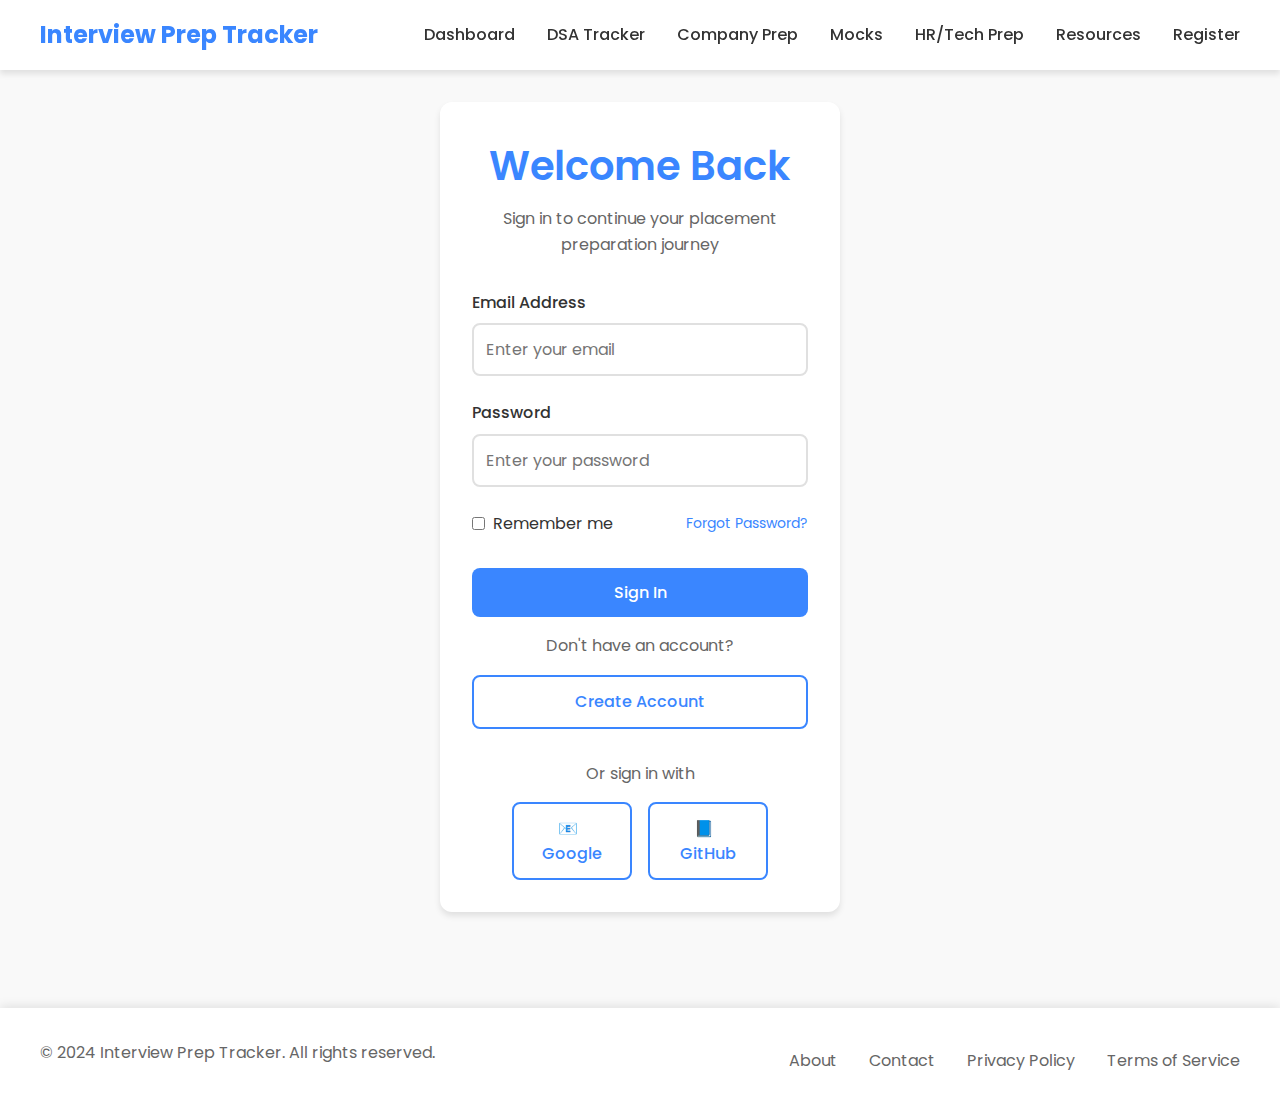
<file: login.html>
<!DOCTYPE html>
<html lang="en">
<head>
    <meta charset="UTF-8">
    <meta name="viewport" content="width=device-width, initial-scale=1.0">
    <title>Login - Interview Prep Tracker</title>
    <link rel="stylesheet" href="css/style.css">
</head>
<body>
    <!-- Navigation -->
    <nav class="navbar">
        <div class="nav-container">
            <a href="index.html" class="logo">Interview Prep Tracker</a>
            <ul class="nav-links">
                <li><a href="dashboard.html">Dashboard</a></li>
                <li><a href="dsa.html">DSA Tracker</a></li>
                <li><a href="company.html">Company Prep</a></li>
                <li><a href="mocks.html">Mocks</a></li>
                <li><a href="prep.html">HR/Tech Prep</a></li>
                <li><a href="resources.html">Resources</a></li>
                <li><a href="register.html">Register</a></li>
            </ul>
        </div>
    </nav>

    <!-- Login Form -->
    <div style="min-height: calc(100vh - 80px); display: flex; align-items: center; justify-content: center; background: var(--background-color);">
        <div class="form-container">
            <div style="text-align: center; margin-bottom: 2rem;">
                <h1 style="color: var(--primary-color); margin-bottom: 0.5rem;">Welcome Back</h1>
                <p style="color: var(--dark-gray);">Sign in to continue your placement preparation journey</p>
            </div>

            <form>
                <div class="form-group">
                    <label for="email">Email Address</label>
                    <input type="email" id="email" name="email" placeholder="Enter your email" required>
                </div>

                <div class="form-group">
                    <label for="password">Password</label>
                    <input type="password" id="password" name="password" placeholder="Enter your password" required>
                </div>

                <div style="display: flex; justify-content: space-between; align-items: center; margin-bottom: 2rem;">
                    <label style="display: flex; align-items: center; cursor: pointer;">
                        <input type="checkbox" name="remember" style="margin-right: 0.5rem;">
                        <span>Remember me</span>
                    </label>
                    <a href="#" style="color: var(--primary-color); text-decoration: none; font-size: 0.875rem;">Forgot Password?</a>
                </div>

                <button type="submit" class="btn btn-primary" style="width: 100%; margin-bottom: 1rem;">Sign In</button>

                <div style="text-align: center;">
                    <p style="color: var(--dark-gray); margin-bottom: 1rem;">Don't have an account?</p>
                    <a href="register.html" class="btn btn-secondary" style="width: 100%;">Create Account</a>
                </div>
            </form>

            <!-- Social Login -->
            <div style="margin-top: 2rem; text-align: center;">
                <p style="color: var(--dark-gray); margin-bottom: 1rem;">Or sign in with</p>
                <div style="display: flex; gap: 1rem; justify-content: center;">
                    <button class="btn btn-secondary" style="flex: 1; max-width: 120px;">
                        <span style="margin-right: 0.5rem;">📧</span>
                        Google
                    </button>
                    <button class="btn btn-secondary" style="flex: 1; max-width: 120px;">
                        <span style="margin-right: 0.5rem;">📘</span>
                        GitHub
                    </button>
                </div>
            </div>
        </div>
    </div>

    <!-- Footer -->
    <footer class="footer">
        <div class="footer-content">
            <div>
                <p>&copy; 2024 Interview Prep Tracker. All rights reserved.</p>
            </div>
            <ul class="footer-links">
                <li><a href="#">About</a></li>
                <li><a href="#">Contact</a></li>
                <li><a href="#">Privacy Policy</a></li>
                <li><a href="#">Terms of Service</a></li>
            </ul>
        </div>
    </footer>
</body>
</html>
</file>
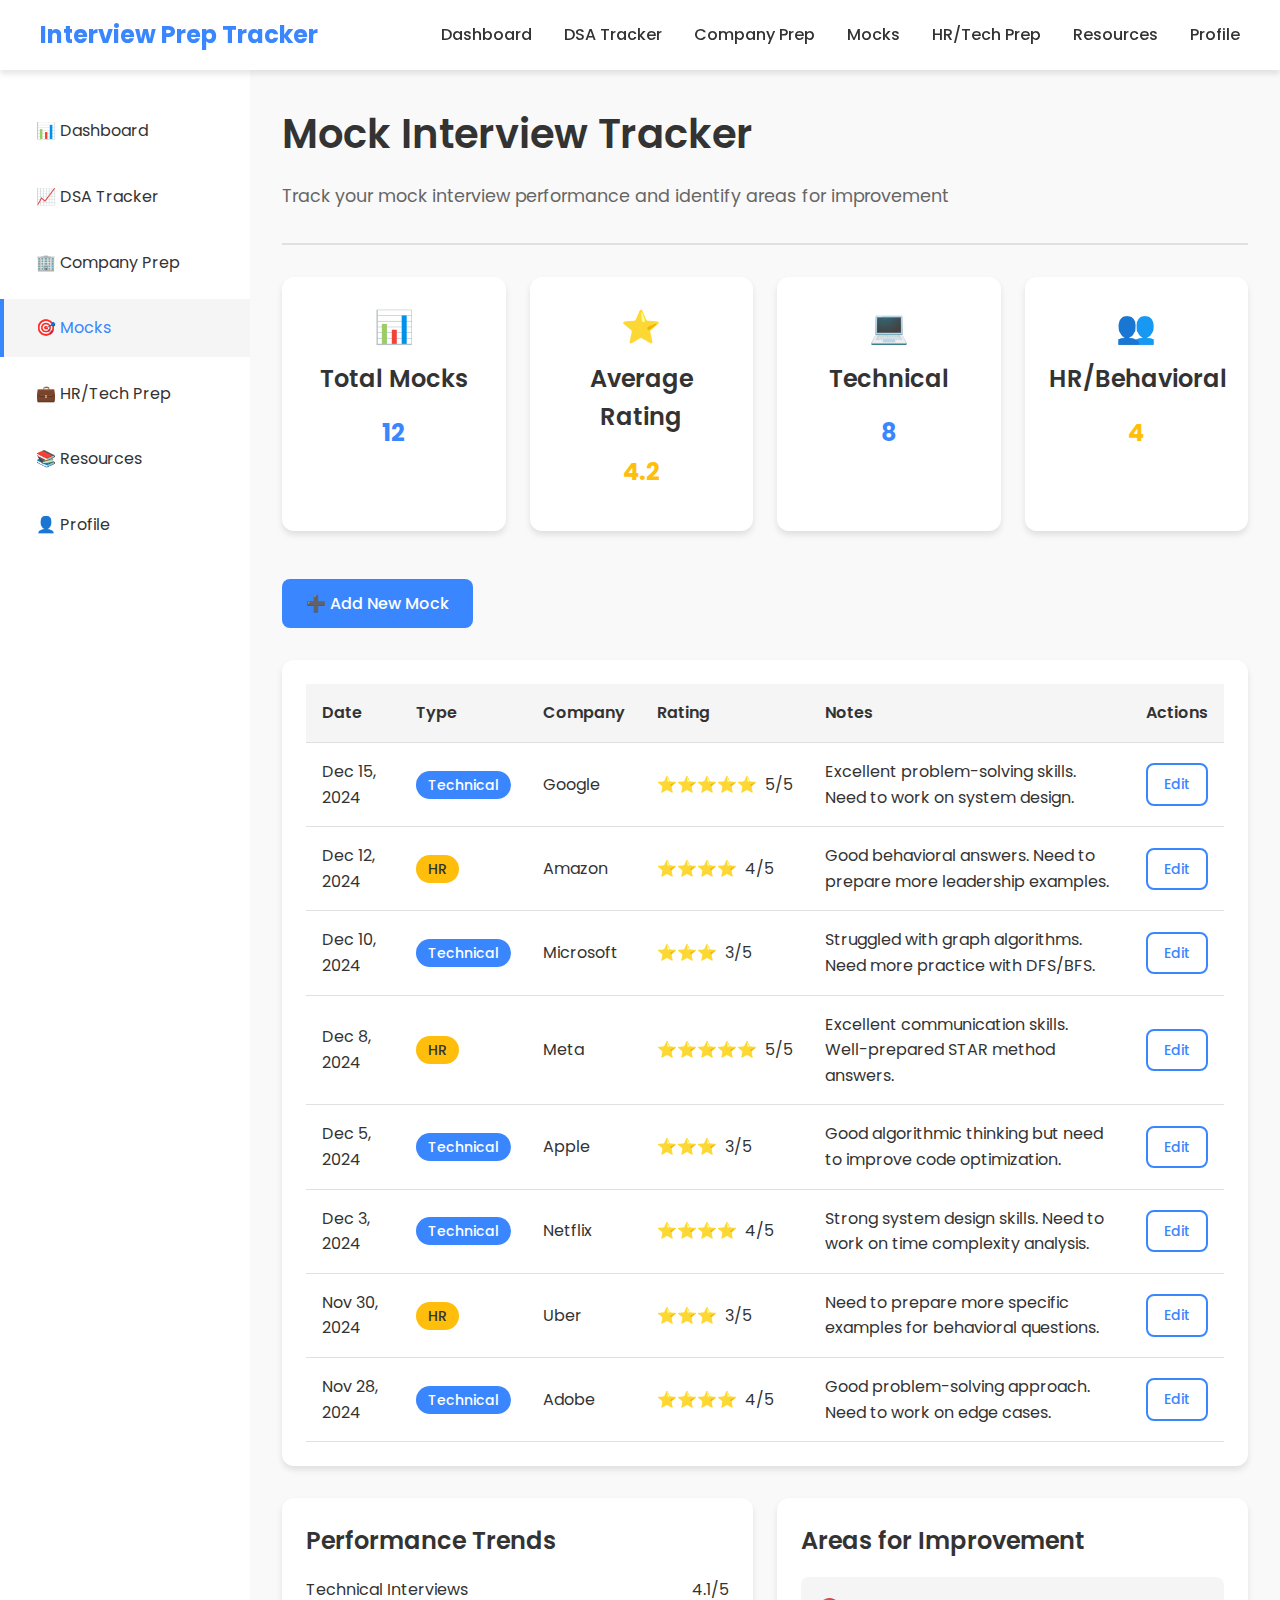
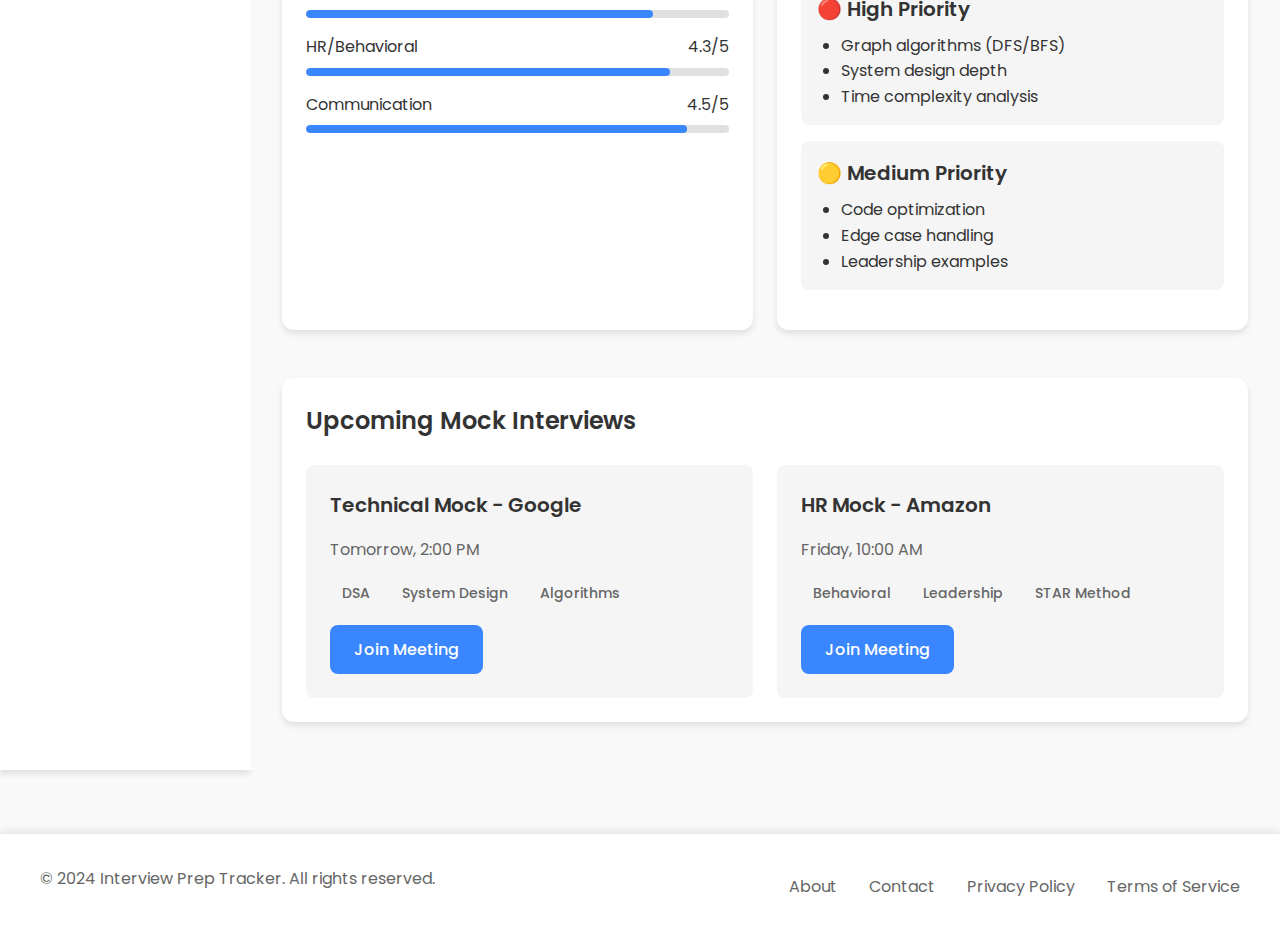
<file: mocks.html>
<!DOCTYPE html>
<html lang="en">
<head>
    <meta charset="UTF-8">
    <meta name="viewport" content="width=device-width, initial-scale=1.0">
    <title>Mock Interviews - Interview Prep Tracker</title>
    <link rel="stylesheet" href="css/style.css">
</head>
<body>
    <!-- Navigation -->
    <nav class="navbar">
        <div class="nav-container">
            <a href="index.html" class="logo">Interview Prep Tracker</a>
            <ul class="nav-links">
                <li><a href="dashboard.html">Dashboard</a></li>
                <li><a href="dsa.html">DSA Tracker</a></li>
                <li><a href="company.html">Company Prep</a></li>
                <li><a href="mocks.html">Mocks</a></li>
                <li><a href="prep.html">HR/Tech Prep</a></li>
                <li><a href="resources.html">Resources</a></li>
                <li><a href="profile.html">Profile</a></li>
            </ul>
        </div>
    </nav>

    <!-- Dashboard Layout -->
    <div class="dashboard-container">
        <!-- Sidebar -->
        <aside class="sidebar">
            <ul class="sidebar-nav">
                <li><a href="dashboard.html">📊 Dashboard</a></li>
                <li><a href="dsa.html">📈 DSA Tracker</a></li>
                <li><a href="company.html">🏢 Company Prep</a></li>
                <li><a href="mocks.html" class="active">🎯 Mocks</a></li>
                <li><a href="prep.html">💼 HR/Tech Prep</a></li>
                <li><a href="resources.html">📚 Resources</a></li>
                <li><a href="profile.html">👤 Profile</a></li>
            </ul>
        </aside>

        <!-- Main Content -->
        <main class="main-content">
            <div class="section-header">
                <h1>Mock Interview Tracker</h1>
                <p>Track your mock interview performance and identify areas for improvement</p>
            </div>

            <!-- Stats Cards -->
            <div class="grid grid-4 mb-4">
                <div class="card text-center">
                    <div style="color: var(--primary-color); font-size: 2rem; margin-bottom: 0.5rem;">📊</div>
                    <h3>Total Mocks</h3>
                    <p style="font-size: 1.5rem; font-weight: bold; color: var(--primary-color);">12</p>
                </div>

                <div class="card text-center">
                    <div style="color: var(--accent-color); font-size: 2rem; margin-bottom: 0.5rem;">⭐</div>
                    <h3>Average Rating</h3>
                    <p style="font-size: 1.5rem; font-weight: bold; color: var(--accent-color);">4.2</p>
                </div>

                <div class="card text-center">
                    <div style="color: var(--primary-color); font-size: 2rem; margin-bottom: 0.5rem;">💻</div>
                    <h3>Technical</h3>
                    <p style="font-size: 1.5rem; font-weight: bold; color: var(--primary-color);">8</p>
                </div>

                <div class="card text-center">
                    <div style="color: var(--accent-color); font-size: 2rem; margin-bottom: 0.5rem;">👥</div>
                    <h3>HR/Behavioral</h3>
                    <p style="font-size: 1.5rem; font-weight: bold; color: var(--accent-color);">4</p>
                </div>
            </div>

            <!-- Add New Mock Button -->
            <div style="margin-bottom: 2rem;">
                <a href="#" class="btn btn-primary">➕ Add New Mock</a>
            </div>

            <!-- Mock Interviews Table -->
            <div class="table-container">
                <table>
                    <thead>
                        <tr>
                            <th>Date</th>
                            <th>Type</th>
                            <th>Company</th>
                            <th>Rating</th>
                            <th>Notes</th>
                            <th>Actions</th>
                        </tr>
                    </thead>
                    <tbody>
                        <tr>
                            <td>Dec 15, 2024</td>
                            <td><span class="tag" style="background: var(--primary-color); color: white;">Technical</span></td>
                            <td>Google</td>
                            <td>
                                <div style="display: flex; align-items: center;">
                                    <span style="color: #FFD700;">⭐⭐⭐⭐⭐</span>
                                    <span style="margin-left: 0.5rem;">5/5</span>
                                </div>
                            </td>
                            <td>Excellent problem-solving skills. Need to work on system design.</td>
                            <td>
                                <a href="#" class="btn btn-secondary" style="padding: 0.5rem 1rem; font-size: 0.875rem;">Edit</a>
                            </td>
                        </tr>
                        <tr>
                            <td>Dec 12, 2024</td>
                            <td><span class="tag" style="background: var(--accent-color); color: var(--text-dark);">HR</span></td>
                            <td>Amazon</td>
                            <td>
                                <div style="display: flex; align-items: center;">
                                    <span style="color: #FFD700;">⭐⭐⭐⭐</span>
                                    <span style="margin-left: 0.5rem;">4/5</span>
                                </div>
                            </td>
                            <td>Good behavioral answers. Need to prepare more leadership examples.</td>
                            <td>
                                <a href="#" class="btn btn-secondary" style="padding: 0.5rem 1rem; font-size: 0.875rem;">Edit</a>
                            </td>
                        </tr>
                        <tr>
                            <td>Dec 10, 2024</td>
                            <td><span class="tag" style="background: var(--primary-color); color: white;">Technical</span></td>
                            <td>Microsoft</td>
                            <td>
                                <div style="display: flex; align-items: center;">
                                    <span style="color: #FFD700;">⭐⭐⭐</span>
                                    <span style="margin-left: 0.5rem;">3/5</span>
                                </div>
                            </td>
                            <td>Struggled with graph algorithms. Need more practice with DFS/BFS.</td>
                            <td>
                                <a href="#" class="btn btn-secondary" style="padding: 0.5rem 1rem; font-size: 0.875rem;">Edit</a>
                            </td>
                        </tr>
                        <tr>
                            <td>Dec 8, 2024</td>
                            <td><span class="tag" style="background: var(--accent-color); color: var(--text-dark);">HR</span></td>
                            <td>Meta</td>
                            <td>
                                <div style="display: flex; align-items: center;">
                                    <span style="color: #FFD700;">⭐⭐⭐⭐⭐</span>
                                    <span style="margin-left: 0.5rem;">5/5</span>
                                </div>
                            </td>
                            <td>Excellent communication skills. Well-prepared STAR method answers.</td>
                            <td>
                                <a href="#" class="btn btn-secondary" style="padding: 0.5rem 1rem; font-size: 0.875rem;">Edit</a>
                            </td>
                        </tr>
                        <tr>
                            <td>Dec 5, 2024</td>
                            <td><span class="tag" style="background: var(--primary-color); color: white;">Technical</span></td>
                            <td>Apple</td>
                            <td>
                                <div style="display: flex; align-items: center;">
                                    <span style="color: #FFD700;">⭐⭐⭐</span>
                                    <span style="margin-left: 0.5rem;">3/5</span>
                                </div>
                            </td>
                            <td>Good algorithmic thinking but need to improve code optimization.</td>
                            <td>
                                <a href="#" class="btn btn-secondary" style="padding: 0.5rem 1rem; font-size: 0.875rem;">Edit</a>
                            </td>
                        </tr>
                        <tr>
                            <td>Dec 3, 2024</td>
                            <td><span class="tag" style="background: var(--primary-color); color: white;">Technical</span></td>
                            <td>Netflix</td>
                            <td>
                                <div style="display: flex; align-items: center;">
                                    <span style="color: #FFD700;">⭐⭐⭐⭐</span>
                                    <span style="margin-left: 0.5rem;">4/5</span>
                                </div>
                            </td>
                            <td>Strong system design skills. Need to work on time complexity analysis.</td>
                            <td>
                                <a href="#" class="btn btn-secondary" style="padding: 0.5rem 1rem; font-size: 0.875rem;">Edit</a>
                            </td>
                        </tr>
                        <tr>
                            <td>Nov 30, 2024</td>
                            <td><span class="tag" style="background: var(--accent-color); color: var(--text-dark);">HR</span></td>
                            <td>Uber</td>
                            <td>
                                <div style="display: flex; align-items: center;">
                                    <span style="color: #FFD700;">⭐⭐⭐</span>
                                    <span style="margin-left: 0.5rem;">3/5</span>
                                </div>
                            </td>
                            <td>Need to prepare more specific examples for behavioral questions.</td>
                            <td>
                                <a href="#" class="btn btn-secondary" style="padding: 0.5rem 1rem; font-size: 0.875rem;">Edit</a>
                            </td>
                        </tr>
                        <tr>
                            <td>Nov 28, 2024</td>
                            <td><span class="tag" style="background: var(--primary-color); color: white;">Technical</span></td>
                            <td>Adobe</td>
                            <td>
                                <div style="display: flex; align-items: center;">
                                    <span style="color: #FFD700;">⭐⭐⭐⭐</span>
                                    <span style="margin-left: 0.5rem;">4/5</span>
                                </div>
                            </td>
                            <td>Good problem-solving approach. Need to work on edge cases.</td>
                            <td>
                                <a href="#" class="btn btn-secondary" style="padding: 0.5rem 1rem; font-size: 0.875rem;">Edit</a>
                            </td>
                        </tr>
                    </tbody>
                </table>
            </div>

            <!-- Performance Analysis -->
            <div class="grid grid-2 mt-4">
                <div class="card">
                    <h3>Performance Trends</h3>
                    <div style="margin: 1rem 0;">
                        <div style="display: flex; justify-content: space-between; margin-bottom: 0.5rem;">
                            <span>Technical Interviews</span>
                            <span>4.1/5</span>
                        </div>
                        <div class="progress-bar">
                            <div class="progress-fill" style="width: 82%;"></div>
                        </div>
                    </div>
                    <div style="margin: 1rem 0;">
                        <div style="display: flex; justify-content: space-between; margin-bottom: 0.5rem;">
                            <span>HR/Behavioral</span>
                            <span>4.3/5</span>
                        </div>
                        <div class="progress-bar">
                            <div class="progress-fill" style="width: 86%;"></div>
                        </div>
                    </div>
                    <div style="margin: 1rem 0;">
                        <div style="display: flex; justify-content: space-between; margin-bottom: 0.5rem;">
                            <span>Communication</span>
                            <span>4.5/5</span>
                        </div>
                        <div class="progress-bar">
                            <div class="progress-fill" style="width: 90%;"></div>
                        </div>
                    </div>
                </div>

                <div class="card">
                    <h3>Areas for Improvement</h3>
                    <div style="margin: 1rem 0;">
                        <div style="background: var(--light-gray); padding: 1rem; border-radius: 8px; margin-bottom: 1rem;">
                            <h4 style="margin-bottom: 0.5rem;">🔴 High Priority</h4>
                            <ul style="margin-left: 1.5rem;">
                                <li>Graph algorithms (DFS/BFS)</li>
                                <li>System design depth</li>
                                <li>Time complexity analysis</li>
                            </ul>
                        </div>
                        <div style="background: var(--light-gray); padding: 1rem; border-radius: 8px; margin-bottom: 1rem;">
                            <h4 style="margin-bottom: 0.5rem;">🟡 Medium Priority</h4>
                            <ul style="margin-left: 1.5rem;">
                                <li>Code optimization</li>
                                <li>Edge case handling</li>
                                <li>Leadership examples</li>
                            </ul>
                        </div>
                    </div>
                </div>
            </div>

            <!-- Upcoming Mocks -->
            <div class="card mt-4">
                <h3>Upcoming Mock Interviews</h3>
                <div class="grid grid-2" style="margin-top: 1.5rem;">
                    <div style="background: var(--light-gray); padding: 1.5rem; border-radius: 8px;">
                        <h4>Technical Mock - Google</h4>
                        <p style="margin-bottom: 1rem; color: var(--dark-gray);">Tomorrow, 2:00 PM</p>
                        <div class="company-tags">
                            <span class="tag">DSA</span>
                            <span class="tag">System Design</span>
                            <span class="tag">Algorithms</span>
                        </div>
                        <a href="#" class="btn btn-primary" style="margin-top: 1rem;">Join Meeting</a>
                    </div>
                    
                    <div style="background: var(--light-gray); padding: 1.5rem; border-radius: 8px;">
                        <h4>HR Mock - Amazon</h4>
                        <p style="margin-bottom: 1rem; color: var(--dark-gray);">Friday, 10:00 AM</p>
                        <div class="company-tags">
                            <span class="tag">Behavioral</span>
                            <span class="tag">Leadership</span>
                            <span class="tag">STAR Method</span>
                        </div>
                        <a href="#" class="btn btn-primary" style="margin-top: 1rem;">Join Meeting</a>
                    </div>
                </div>
            </div>
        </main>
    </div>

    <!-- Footer -->
    <footer class="footer">
        <div class="footer-content">
            <div>
                <p>&copy; 2024 Interview Prep Tracker. All rights reserved.</p>
            </div>
            <ul class="footer-links">
                <li><a href="#">About</a></li>
                <li><a href="#">Contact</a></li>
                <li><a href="#">Privacy Policy</a></li>
                <li><a href="#">Terms of Service</a></li>
            </ul>
        </div>
    </footer>
</body>
</html>
</file>
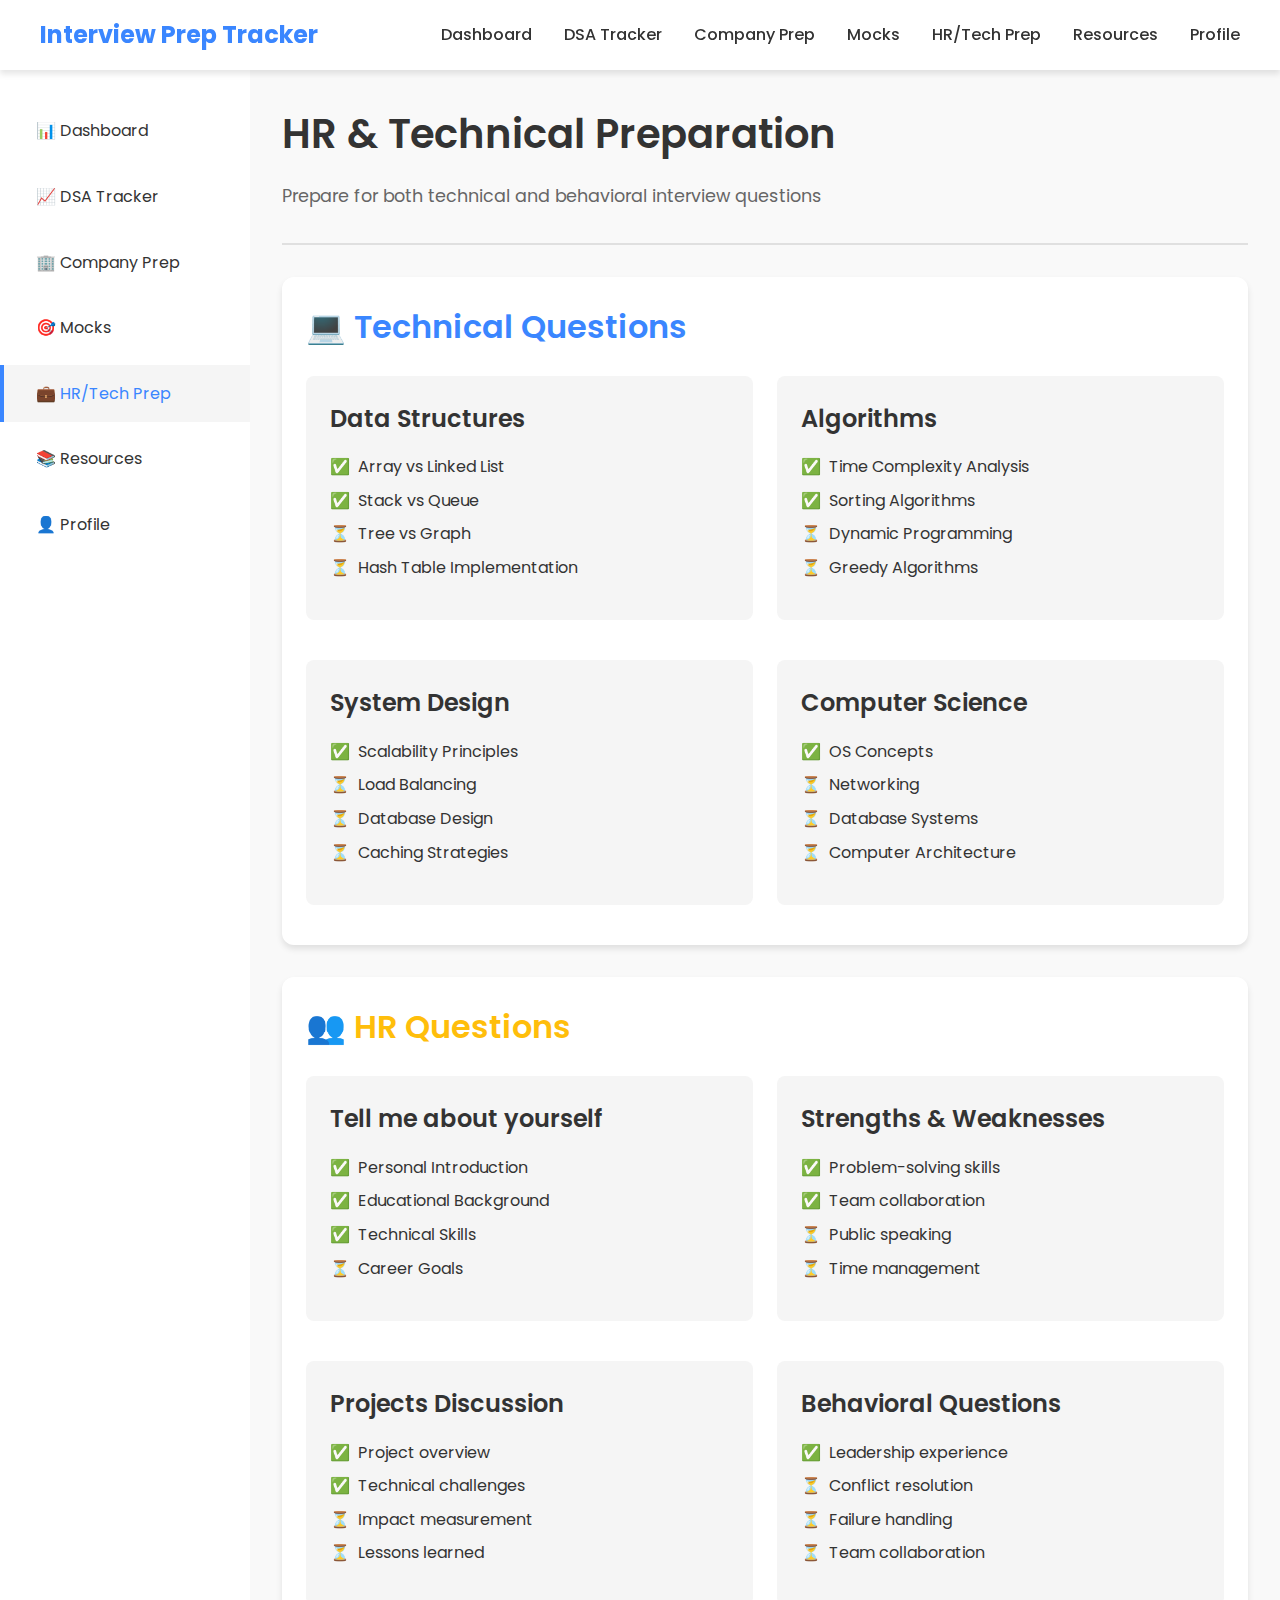
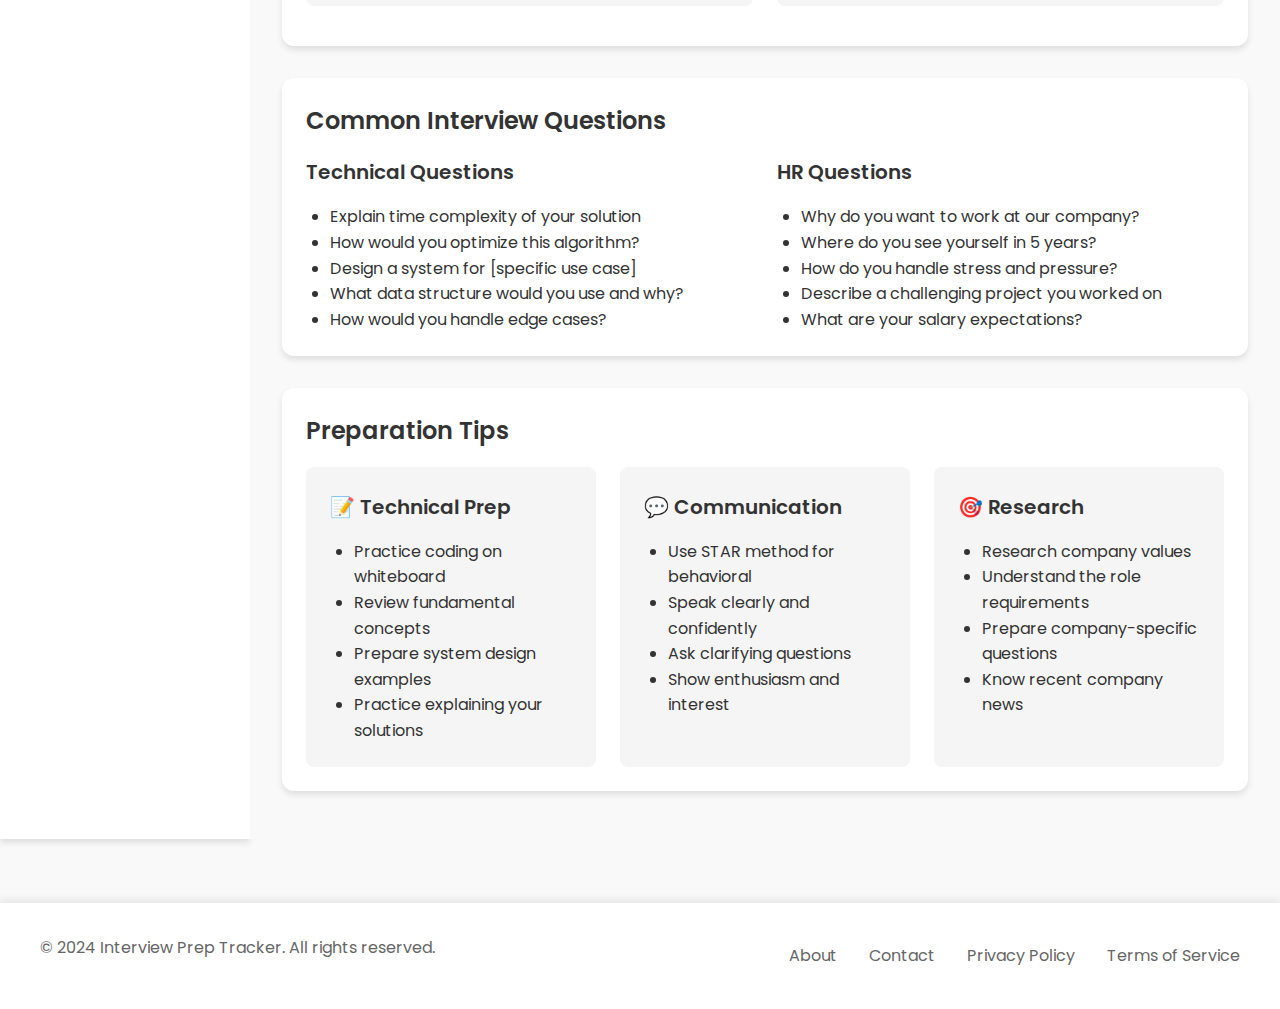
<file: prep.html>
<!DOCTYPE html>
<html lang="en">
<head>
    <meta charset="UTF-8">
    <meta name="viewport" content="width=device-width, initial-scale=1.0">
    <title>HR & Tech Prep - Interview Prep Tracker</title>
    <link rel="stylesheet" href="css/style.css">
</head>
<body>
    <!-- Navigation -->
    <nav class="navbar">
        <div class="nav-container">
            <a href="index.html" class="logo">Interview Prep Tracker</a>
            <ul class="nav-links">
                <li><a href="dashboard.html">Dashboard</a></li>
                <li><a href="dsa.html">DSA Tracker</a></li>
                <li><a href="company.html">Company Prep</a></li>
                <li><a href="mocks.html">Mocks</a></li>
                <li><a href="prep.html">HR/Tech Prep</a></li>
                <li><a href="resources.html">Resources</a></li>
                <li><a href="profile.html">Profile</a></li>
            </ul>
        </div>
    </nav>

    <!-- Dashboard Layout -->
    <div class="dashboard-container">
        <!-- Sidebar -->
        <aside class="sidebar">
            <ul class="sidebar-nav">
                <li><a href="dashboard.html">📊 Dashboard</a></li>
                <li><a href="dsa.html">📈 DSA Tracker</a></li>
                <li><a href="company.html">🏢 Company Prep</a></li>
                <li><a href="mocks.html">🎯 Mocks</a></li>
                <li><a href="prep.html" class="active">💼 HR/Tech Prep</a></li>
                <li><a href="resources.html">📚 Resources</a></li>
                <li><a href="profile.html">👤 Profile</a></li>
            </ul>
        </aside>

        <!-- Main Content -->
        <main class="main-content">
            <div class="section-header">
                <h1>HR & Technical Preparation</h1>
                <p>Prepare for both technical and behavioral interview questions</p>
            </div>

            <!-- Technical Questions Section -->
            <div class="card mb-4">
                <h2 style="color: var(--primary-color); margin-bottom: 1.5rem;">💻 Technical Questions</h2>
                
                <div class="grid grid-2">
                    <!-- Data Structures -->
                    <div style="background: var(--light-gray); padding: 1.5rem; border-radius: 8px; margin-bottom: 1rem;">
                        <h3>Data Structures</h3>
                        <div style="margin: 1rem 0;">
                            <div style="display: flex; align-items: center; margin-bottom: 0.5rem;">
                                <span style="margin-right: 0.5rem;">✅</span>
                                <span>Array vs Linked List</span>
                            </div>
                            <div style="display: flex; align-items: center; margin-bottom: 0.5rem;">
                                <span style="margin-right: 0.5rem;">✅</span>
                                <span>Stack vs Queue</span>
                            </div>
                            <div style="display: flex; align-items: center; margin-bottom: 0.5rem;">
                                <span style="margin-right: 0.5rem;">⏳</span>
                                <span>Tree vs Graph</span>
                            </div>
                            <div style="display: flex; align-items: center; margin-bottom: 0.5rem;">
                                <span style="margin-right: 0.5rem;">⏳</span>
                                <span>Hash Table Implementation</span>
                            </div>
                        </div>
                    </div>

                    <!-- Algorithms -->
                    <div style="background: var(--light-gray); padding: 1.5rem; border-radius: 8px; margin-bottom: 1rem;">
                        <h3>Algorithms</h3>
                        <div style="margin: 1rem 0;">
                            <div style="display: flex; align-items: center; margin-bottom: 0.5rem;">
                                <span style="margin-right: 0.5rem;">✅</span>
                                <span>Time Complexity Analysis</span>
                            </div>
                            <div style="display: flex; align-items: center; margin-bottom: 0.5rem;">
                                <span style="margin-right: 0.5rem;">✅</span>
                                <span>Sorting Algorithms</span>
                            </div>
                            <div style="display: flex; align-items: center; margin-bottom: 0.5rem;">
                                <span style="margin-right: 0.5rem;">⏳</span>
                                <span>Dynamic Programming</span>
                            </div>
                            <div style="display: flex; align-items: center; margin-bottom: 0.5rem;">
                                <span style="margin-right: 0.5rem;">⏳</span>
                                <span>Greedy Algorithms</span>
                            </div>
                        </div>
                    </div>

                    <!-- System Design -->
                    <div style="background: var(--light-gray); padding: 1.5rem; border-radius: 8px; margin-bottom: 1rem;">
                        <h3>System Design</h3>
                        <div style="margin: 1rem 0;">
                            <div style="display: flex; align-items: center; margin-bottom: 0.5rem;">
                                <span style="margin-right: 0.5rem;">✅</span>
                                <span>Scalability Principles</span>
                            </div>
                            <div style="display: flex; align-items: center; margin-bottom: 0.5rem;">
                                <span style="margin-right: 0.5rem;">⏳</span>
                                <span>Load Balancing</span>
                            </div>
                            <div style="display: flex; align-items: center; margin-bottom: 0.5rem;">
                                <span style="margin-right: 0.5rem;">⏳</span>
                                <span>Database Design</span>
                            </div>
                            <div style="display: flex; align-items: center; margin-bottom: 0.5rem;">
                                <span style="margin-right: 0.5rem;">⏳</span>
                                <span>Caching Strategies</span>
                            </div>
                        </div>
                    </div>

                    <!-- Computer Science -->
                    <div style="background: var(--light-gray); padding: 1.5rem; border-radius: 8px; margin-bottom: 1rem;">
                        <h3>Computer Science</h3>
                        <div style="margin: 1rem 0;">
                            <div style="display: flex; align-items: center; margin-bottom: 0.5rem;">
                                <span style="margin-right: 0.5rem;">✅</span>
                                <span>OS Concepts</span>
                            </div>
                            <div style="display: flex; align-items: center; margin-bottom: 0.5rem;">
                                <span style="margin-right: 0.5rem;">⏳</span>
                                <span>Networking</span>
                            </div>
                            <div style="display: flex; align-items: center; margin-bottom: 0.5rem;">
                                <span style="margin-right: 0.5rem;">⏳</span>
                                <span>Database Systems</span>
                            </div>
                            <div style="display: flex; align-items: center; margin-bottom: 0.5rem;">
                                <span style="margin-right: 0.5rem;">⏳</span>
                                <span>Computer Architecture</span>
                            </div>
                        </div>
                    </div>
                </div>
            </div>

            <!-- HR Questions Section -->
            <div class="card mb-4">
                <h2 style="color: var(--accent-color); margin-bottom: 1.5rem;">👥 HR Questions</h2>
                
                <div class="grid grid-2">
                    <!-- Self Introduction -->
                    <div style="background: var(--light-gray); padding: 1.5rem; border-radius: 8px; margin-bottom: 1rem;">
                        <h3>Tell me about yourself</h3>
                        <div style="margin: 1rem 0;">
                            <div style="display: flex; align-items: center; margin-bottom: 0.5rem;">
                                <span style="margin-right: 0.5rem;">✅</span>
                                <span>Personal Introduction</span>
                            </div>
                            <div style="display: flex; align-items: center; margin-bottom: 0.5rem;">
                                <span style="margin-right: 0.5rem;">✅</span>
                                <span>Educational Background</span>
                            </div>
                            <div style="display: flex; align-items: center; margin-bottom: 0.5rem;">
                                <span style="margin-right: 0.5rem;">✅</span>
                                <span>Technical Skills</span>
                            </div>
                            <div style="display: flex; align-items: center; margin-bottom: 0.5rem;">
                                <span style="margin-right: 0.5rem;">⏳</span>
                                <span>Career Goals</span>
                            </div>
                        </div>
                    </div>

                    <!-- Strengths & Weaknesses -->
                    <div style="background: var(--light-gray); padding: 1.5rem; border-radius: 8px; margin-bottom: 1rem;">
                        <h3>Strengths & Weaknesses</h3>
                        <div style="margin: 1rem 0;">
                            <div style="display: flex; align-items: center; margin-bottom: 0.5rem;">
                                <span style="margin-right: 0.5rem;">✅</span>
                                <span>Problem-solving skills</span>
                            </div>
                            <div style="display: flex; align-items: center; margin-bottom: 0.5rem;">
                                <span style="margin-right: 0.5rem;">✅</span>
                                <span>Team collaboration</span>
                            </div>
                            <div style="display: flex; align-items: center; margin-bottom: 0.5rem;">
                                <span style="margin-right: 0.5rem;">⏳</span>
                                <span>Public speaking</span>
                            </div>
                            <div style="display: flex; align-items: center; margin-bottom: 0.5rem;">
                                <span style="margin-right: 0.5rem;">⏳</span>
                                <span>Time management</span>
                            </div>
                        </div>
                    </div>

                    <!-- Projects -->
                    <div style="background: var(--light-gray); padding: 1.5rem; border-radius: 8px; margin-bottom: 1rem;">
                        <h3>Projects Discussion</h3>
                        <div style="margin: 1rem 0;">
                            <div style="display: flex; align-items: center; margin-bottom: 0.5rem;">
                                <span style="margin-right: 0.5rem;">✅</span>
                                <span>Project overview</span>
                            </div>
                            <div style="display: flex; align-items: center; margin-bottom: 0.5rem;">
                                <span style="margin-right: 0.5rem;">✅</span>
                                <span>Technical challenges</span>
                            </div>
                            <div style="display: flex; align-items: center; margin-bottom: 0.5rem;">
                                <span style="margin-right: 0.5rem;">⏳</span>
                                <span>Impact measurement</span>
                            </div>
                            <div style="display: flex; align-items: center; margin-bottom: 0.5rem;">
                                <span style="margin-right: 0.5rem;">⏳</span>
                                <span>Lessons learned</span>
                            </div>
                        </div>
                    </div>

                    <!-- Behavioral Questions -->
                    <div style="background: var(--light-gray); padding: 1.5rem; border-radius: 8px; margin-bottom: 1rem;">
                        <h3>Behavioral Questions</h3>
                        <div style="margin: 1rem 0;">
                            <div style="display: flex; align-items: center; margin-bottom: 0.5rem;">
                                <span style="margin-right: 0.5rem;">✅</span>
                                <span>Leadership experience</span>
                            </div>
                            <div style="display: flex; align-items: center; margin-bottom: 0.5rem;">
                                <span style="margin-right: 0.5rem;">⏳</span>
                                <span>Conflict resolution</span>
                            </div>
                            <div style="display: flex; align-items: center; margin-bottom: 0.5rem;">
                                <span style="margin-right: 0.5rem;">⏳</span>
                                <span>Failure handling</span>
                            </div>
                            <div style="display: flex; align-items: center; margin-bottom: 0.5rem;">
                                <span style="margin-right: 0.5rem;">⏳</span>
                                <span>Team collaboration</span>
                            </div>
                        </div>
                    </div>
                </div>
            </div>

            <!-- Common Questions -->
            <div class="card mb-4">
                <h3>Common Interview Questions</h3>
                <div class="grid grid-2">
                    <div>
                        <h4>Technical Questions</h4>
                        <ul style="margin-left: 1.5rem; margin-top: 1rem;">
                            <li>Explain time complexity of your solution</li>
                            <li>How would you optimize this algorithm?</li>
                            <li>Design a system for [specific use case]</li>
                            <li>What data structure would you use and why?</li>
                            <li>How would you handle edge cases?</li>
                        </ul>
                    </div>
                    <div>
                        <h4>HR Questions</h4>
                        <ul style="margin-left: 1.5rem; margin-top: 1rem;">
                            <li>Why do you want to work at our company?</li>
                            <li>Where do you see yourself in 5 years?</li>
                            <li>How do you handle stress and pressure?</li>
                            <li>Describe a challenging project you worked on</li>
                            <li>What are your salary expectations?</li>
                        </ul>
                    </div>
                </div>
            </div>

            <!-- Preparation Tips -->
            <div class="card">
                <h3>Preparation Tips</h3>
                <div class="grid grid-3">
                    <div style="background: var(--light-gray); padding: 1.5rem; border-radius: 8px;">
                        <h4>📝 Technical Prep</h4>
                        <ul style="margin-left: 1.5rem; margin-top: 1rem;">
                            <li>Practice coding on whiteboard</li>
                            <li>Review fundamental concepts</li>
                            <li>Prepare system design examples</li>
                            <li>Practice explaining your solutions</li>
                        </ul>
                    </div>
                    <div style="background: var(--light-gray); padding: 1.5rem; border-radius: 8px;">
                        <h4>💬 Communication</h4>
                        <ul style="margin-left: 1.5rem; margin-top: 1rem;">
                            <li>Use STAR method for behavioral</li>
                            <li>Speak clearly and confidently</li>
                            <li>Ask clarifying questions</li>
                            <li>Show enthusiasm and interest</li>
                        </ul>
                    </div>
                    <div style="background: var(--light-gray); padding: 1.5rem; border-radius: 8px;">
                        <h4>🎯 Research</h4>
                        <ul style="margin-left: 1.5rem; margin-top: 1rem;">
                            <li>Research company values</li>
                            <li>Understand the role requirements</li>
                            <li>Prepare company-specific questions</li>
                            <li>Know recent company news</li>
                        </ul>
                    </div>
                </div>
            </div>
        </main>
    </div>

    <!-- Footer -->
    <footer class="footer">
        <div class="footer-content">
            <div>
                <p>&copy; 2024 Interview Prep Tracker. All rights reserved.</p>
            </div>
            <ul class="footer-links">
                <li><a href="#">About</a></li>
                <li><a href="#">Contact</a></li>
                <li><a href="#">Privacy Policy</a></li>
                <li><a href="#">Terms of Service</a></li>
            </ul>
        </div>
    </footer>
</body>
</html>
</file>
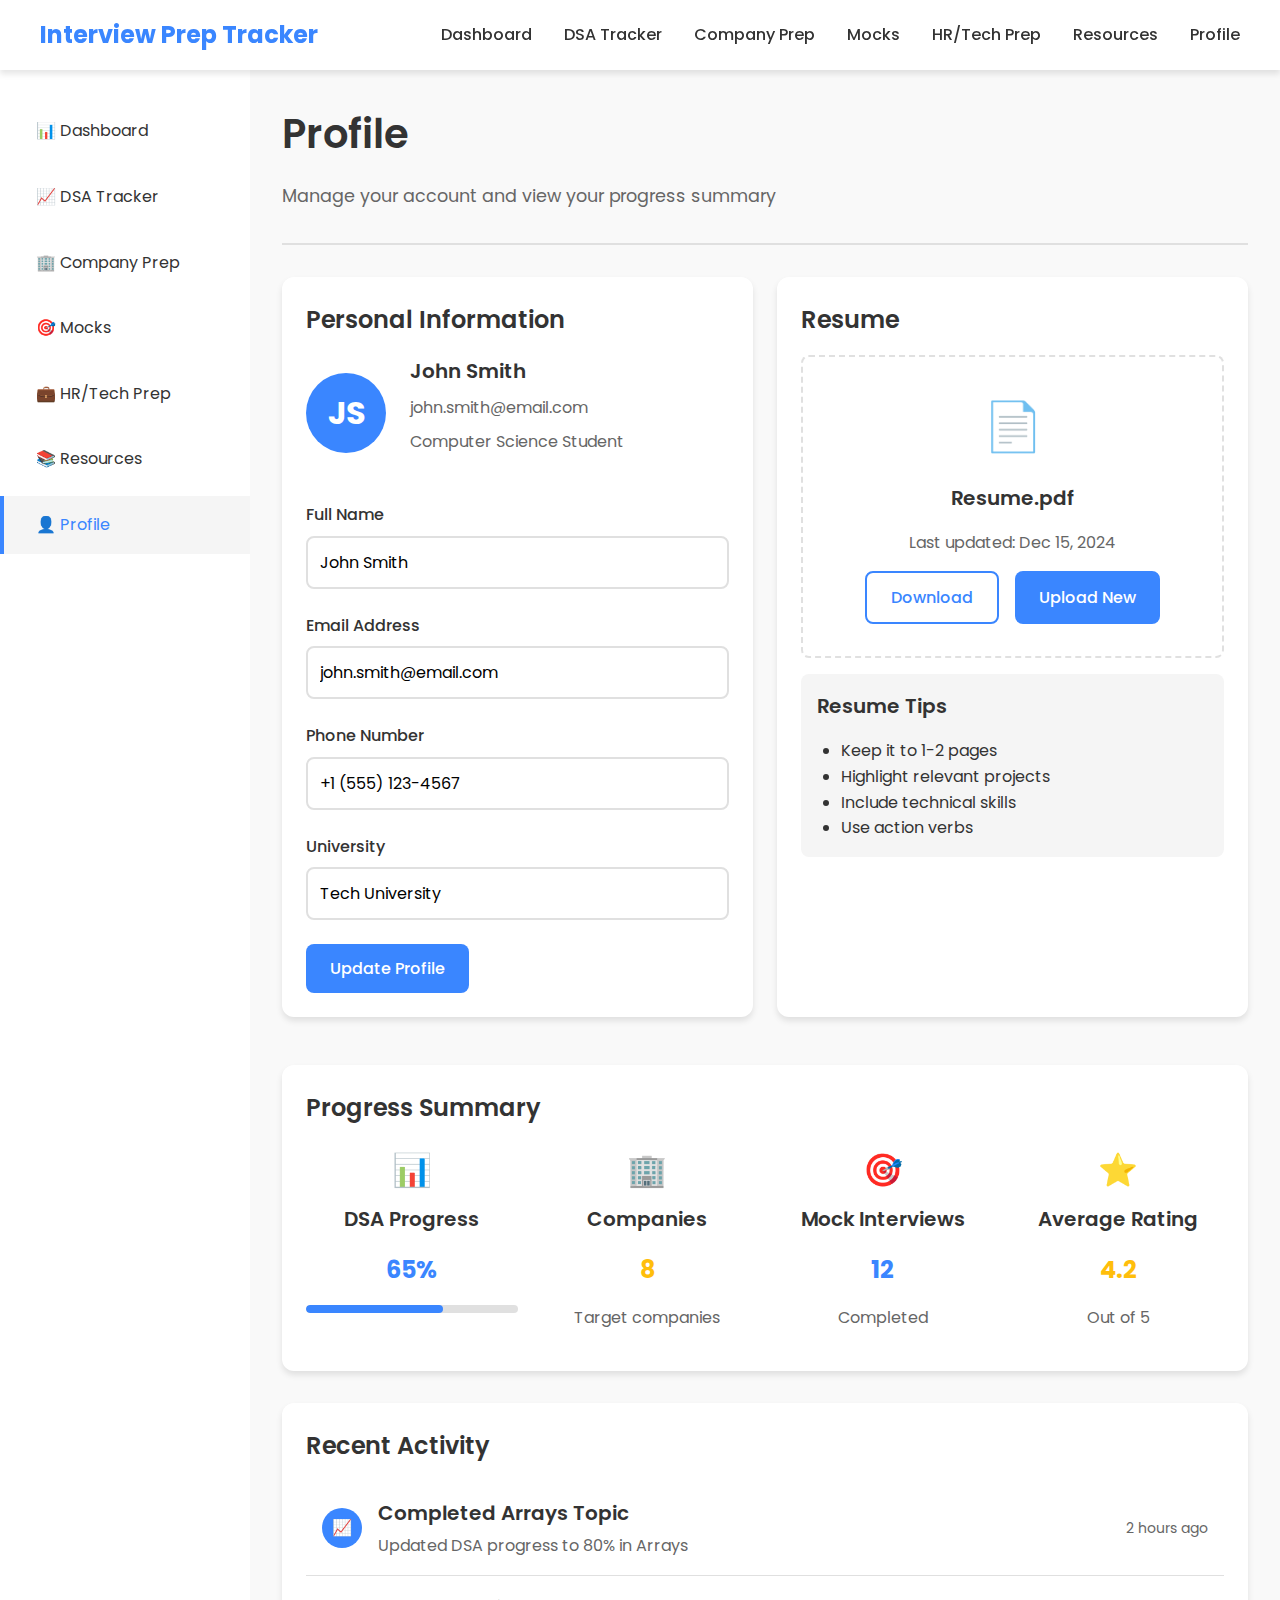
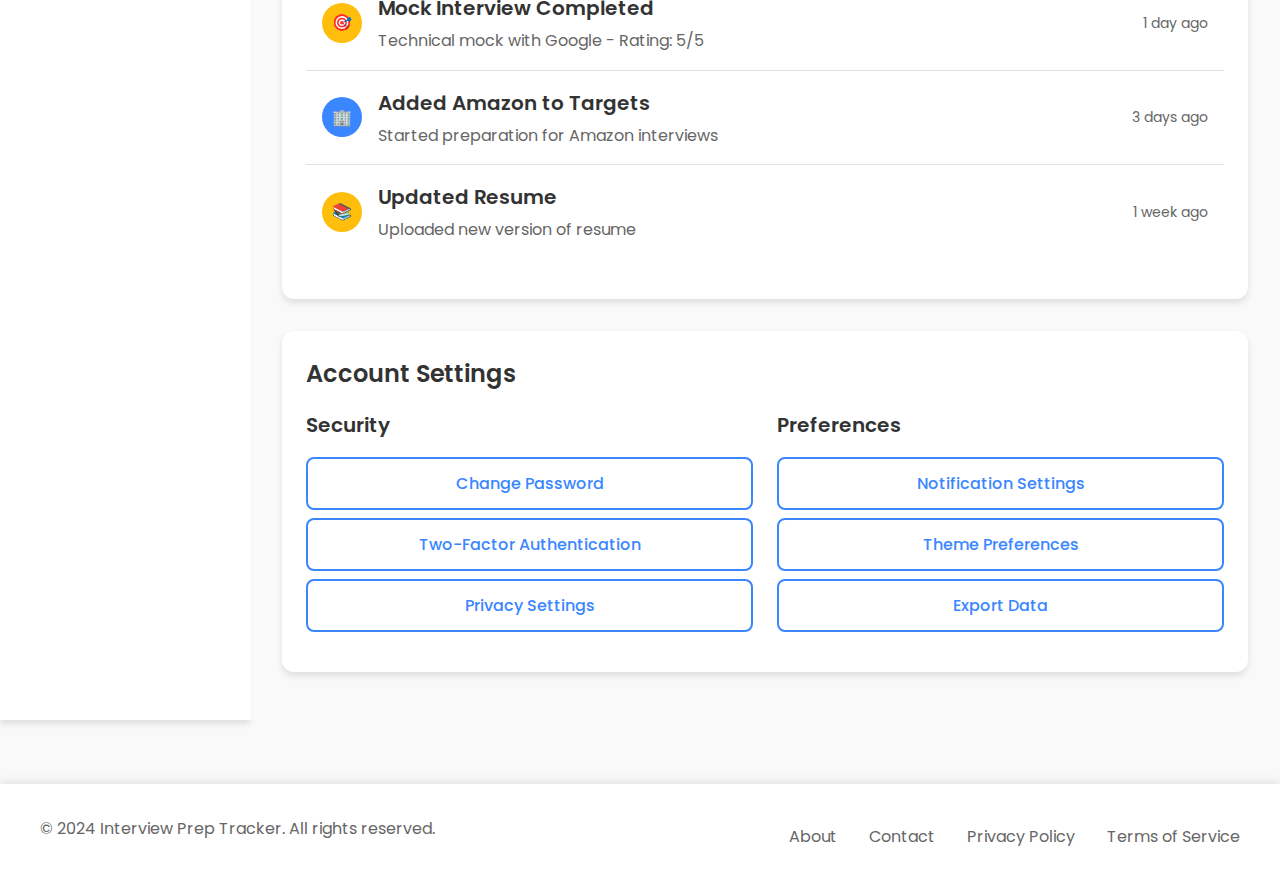
<file: profile.html>
<!DOCTYPE html>
<html lang="en">
<head>
    <meta charset="UTF-8">
    <meta name="viewport" content="width=device-width, initial-scale=1.0">
    <title>Profile - Interview Prep Tracker</title>
    <link rel="stylesheet" href="css/style.css">
</head>
<body>
    <!-- Navigation -->
    <nav class="navbar">
        <div class="nav-container">
            <a href="index.html" class="logo">Interview Prep Tracker</a>
            <ul class="nav-links">
                <li><a href="dashboard.html">Dashboard</a></li>
                <li><a href="dsa.html">DSA Tracker</a></li>
                <li><a href="company.html">Company Prep</a></li>
                <li><a href="mocks.html">Mocks</a></li>
                <li><a href="prep.html">HR/Tech Prep</a></li>
                <li><a href="resources.html">Resources</a></li>
                <li><a href="profile.html">Profile</a></li>
            </ul>
        </div>
    </nav>

    <!-- Dashboard Layout -->
    <div class="dashboard-container">
        <!-- Sidebar -->
        <aside class="sidebar">
            <ul class="sidebar-nav">
                <li><a href="dashboard.html">📊 Dashboard</a></li>
                <li><a href="dsa.html">📈 DSA Tracker</a></li>
                <li><a href="company.html">🏢 Company Prep</a></li>
                <li><a href="mocks.html">🎯 Mocks</a></li>
                <li><a href="prep.html">💼 HR/Tech Prep</a></li>
                <li><a href="resources.html">📚 Resources</a></li>
                <li><a href="profile.html" class="active">👤 Profile</a></li>
            </ul>
        </aside>

        <!-- Main Content -->
        <main class="main-content">
            <div class="section-header">
                <h1>Profile</h1>
                <p>Manage your account and view your progress summary</p>
            </div>

            <!-- Profile Information -->
            <div class="grid grid-2">
                <div class="card">
                    <h3>Personal Information</h3>
                    <div style="display: flex; align-items: center; margin-bottom: 2rem;">
                        <div style="width: 80px; height: 80px; background: var(--primary-color); border-radius: 50%; display: flex; align-items: center; justify-content: center; color: white; font-size: 2rem; font-weight: bold; margin-right: 1.5rem;">JS</div>
                        <div>
                            <h4 style="margin-bottom: 0.5rem;">John Smith</h4>
                            <p style="color: var(--dark-gray); margin-bottom: 0.5rem;">john.smith@email.com</p>
                            <p style="color: var(--dark-gray);">Computer Science Student</p>
                        </div>
                    </div>

                    <div class="form-group">
                        <label for="fullName">Full Name</label>
                        <input type="text" id="fullName" name="fullName" value="John Smith">
                    </div>

                    <div class="form-group">
                        <label for="email">Email Address</label>
                        <input type="email" id="email" name="email" value="john.smith@email.com">
                    </div>

                    <div class="form-group">
                        <label for="phone">Phone Number</label>
                        <input type="tel" id="phone" name="phone" value="+1 (555) 123-4567">
                    </div>

                    <div class="form-group">
                        <label for="university">University</label>
                        <input type="text" id="university" name="university" value="Tech University">
                    </div>

                    <button class="btn btn-primary">Update Profile</button>
                </div>

                <div class="card">
                    <h3>Resume</h3>
                    <div style="border: 2px dashed var(--medium-gray); border-radius: 8px; padding: 2rem; text-align: center; margin-bottom: 1rem;">
                        <div style="font-size: 3rem; margin-bottom: 1rem;">📄</div>
                        <h4>Resume.pdf</h4>
                        <p style="color: var(--dark-gray); margin-bottom: 1rem;">Last updated: Dec 15, 2024</p>
                        <div style="display: flex; gap: 1rem; justify-content: center;">
                            <button class="btn btn-secondary">Download</button>
                            <button class="btn btn-primary">Upload New</button>
                        </div>
                    </div>

                    <div style="background: var(--light-gray); padding: 1rem; border-radius: 8px;">
                        <h4 style="margin-bottom: 1rem;">Resume Tips</h4>
                        <ul style="margin-left: 1.5rem;">
                            <li>Keep it to 1-2 pages</li>
                            <li>Highlight relevant projects</li>
                            <li>Include technical skills</li>
                            <li>Use action verbs</li>
                        </ul>
                    </div>
                </div>
            </div>

            <!-- Progress Summary -->
            <div class="card mt-4">
                <h3>Progress Summary</h3>
                <div class="grid grid-4">
                    <div style="text-align: center;">
                        <div style="font-size: 2rem; color: var(--primary-color); margin-bottom: 0.5rem;">📊</div>
                        <h4>DSA Progress</h4>
                        <p style="font-size: 1.5rem; font-weight: bold; color: var(--primary-color);">65%</p>
                        <div class="progress-bar">
                            <div class="progress-fill" style="width: 65%;"></div>
                        </div>
                    </div>

                    <div style="text-align: center;">
                        <div style="font-size: 2rem; color: var(--accent-color); margin-bottom: 0.5rem;">🏢</div>
                        <h4>Companies</h4>
                        <p style="font-size: 1.5rem; font-weight: bold; color: var(--accent-color);">8</p>
                        <p>Target companies</p>
                    </div>

                    <div style="text-align: center;">
                        <div style="font-size: 2rem; color: var(--primary-color); margin-bottom: 0.5rem;">🎯</div>
                        <h4>Mock Interviews</h4>
                        <p style="font-size: 1.5rem; font-weight: bold; color: var(--primary-color);">12</p>
                        <p>Completed</p>
                    </div>

                    <div style="text-align: center;">
                        <div style="font-size: 2rem; color: var(--accent-color); margin-bottom: 0.5rem;">⭐</div>
                        <h4>Average Rating</h4>
                        <p style="font-size: 1.5rem; font-weight: bold; color: var(--accent-color);">4.2</p>
                        <p>Out of 5</p>
                    </div>
                </div>
            </div>

            <!-- Recent Activity -->
            <div class="card mt-4">
                <h3>Recent Activity</h3>
                <div style="margin: 1rem 0;">
                    <div style="display: flex; align-items: center; padding: 1rem; border-bottom: 1px solid var(--medium-gray);">
                        <div style="width: 40px; height: 40px; background: var(--primary-color); border-radius: 50%; display: flex; align-items: center; justify-content: center; color: white; margin-right: 1rem;">📈</div>
                        <div style="flex: 1;">
                            <h4 style="margin-bottom: 0.25rem;">Completed Arrays Topic</h4>
                            <p style="color: var(--dark-gray); margin: 0;">Updated DSA progress to 80% in Arrays</p>
                        </div>
                        <span style="color: var(--dark-gray); font-size: 0.875rem;">2 hours ago</span>
                    </div>

                    <div style="display: flex; align-items: center; padding: 1rem; border-bottom: 1px solid var(--medium-gray);">
                        <div style="width: 40px; height: 40px; background: var(--accent-color); border-radius: 50%; display: flex; align-items: center; justify-content: center; color: white; margin-right: 1rem;">🎯</div>
                        <div style="flex: 1;">
                            <h4 style="margin-bottom: 0.25rem;">Mock Interview Completed</h4>
                            <p style="color: var(--dark-gray); margin: 0;">Technical mock with Google - Rating: 5/5</p>
                        </div>
                        <span style="color: var(--dark-gray); font-size: 0.875rem;">1 day ago</span>
                    </div>

                    <div style="display: flex; align-items: center; padding: 1rem; border-bottom: 1px solid var(--medium-gray);">
                        <div style="width: 40px; height: 40px; background: var(--primary-color); border-radius: 50%; display: flex; align-items: center; justify-content: center; color: white; margin-right: 1rem;">🏢</div>
                        <div style="flex: 1;">
                            <h4 style="margin-bottom: 0.25rem;">Added Amazon to Targets</h4>
                            <p style="color: var(--dark-gray); margin: 0;">Started preparation for Amazon interviews</p>
                        </div>
                        <span style="color: var(--dark-gray); font-size: 0.875rem;">3 days ago</span>
                    </div>

                    <div style="display: flex; align-items: center; padding: 1rem;">
                        <div style="width: 40px; height: 40px; background: var(--accent-color); border-radius: 50%; display: flex; align-items: center; justify-content: center; color: white; margin-right: 1rem;">📚</div>
                        <div style="flex: 1;">
                            <h4 style="margin-bottom: 0.25rem;">Updated Resume</h4>
                            <p style="color: var(--dark-gray); margin: 0;">Uploaded new version of resume</p>
                        </div>
                        <span style="color: var(--dark-gray); font-size: 0.875rem;">1 week ago</span>
                    </div>
                </div>
            </div>

            <!-- Settings -->
            <div class="card mt-4">
                <h3>Account Settings</h3>
                <div class="grid grid-2">
                    <div>
                        <h4>Security</h4>
                        <div style="margin: 1rem 0;">
                            <button class="btn btn-secondary" style="margin-bottom: 0.5rem; width: 100%;">Change Password</button>
                            <button class="btn btn-secondary" style="margin-bottom: 0.5rem; width: 100%;">Two-Factor Authentication</button>
                            <button class="btn btn-secondary" style="width: 100%;">Privacy Settings</button>
                        </div>
                    </div>
                    <div>
                        <h4>Preferences</h4>
                        <div style="margin: 1rem 0;">
                            <button class="btn btn-secondary" style="margin-bottom: 0.5rem; width: 100%;">Notification Settings</button>
                            <button class="btn btn-secondary" style="margin-bottom: 0.5rem; width: 100%;">Theme Preferences</button>
                            <button class="btn btn-secondary" style="width: 100%;">Export Data</button>
                        </div>
                    </div>
                </div>
            </div>
        </main>
    </div>

    <!-- Footer -->
    <footer class="footer">
        <div class="footer-content">
            <div>
                <p>&copy; 2024 Interview Prep Tracker. All rights reserved.</p>
            </div>
            <ul class="footer-links">
                <li><a href="#">About</a></li>
                <li><a href="#">Contact</a></li>
                <li><a href="#">Privacy Policy</a></li>
                <li><a href="#">Terms of Service</a></li>
            </ul>
        </div>
    </footer>
</body>
</html>
</file>
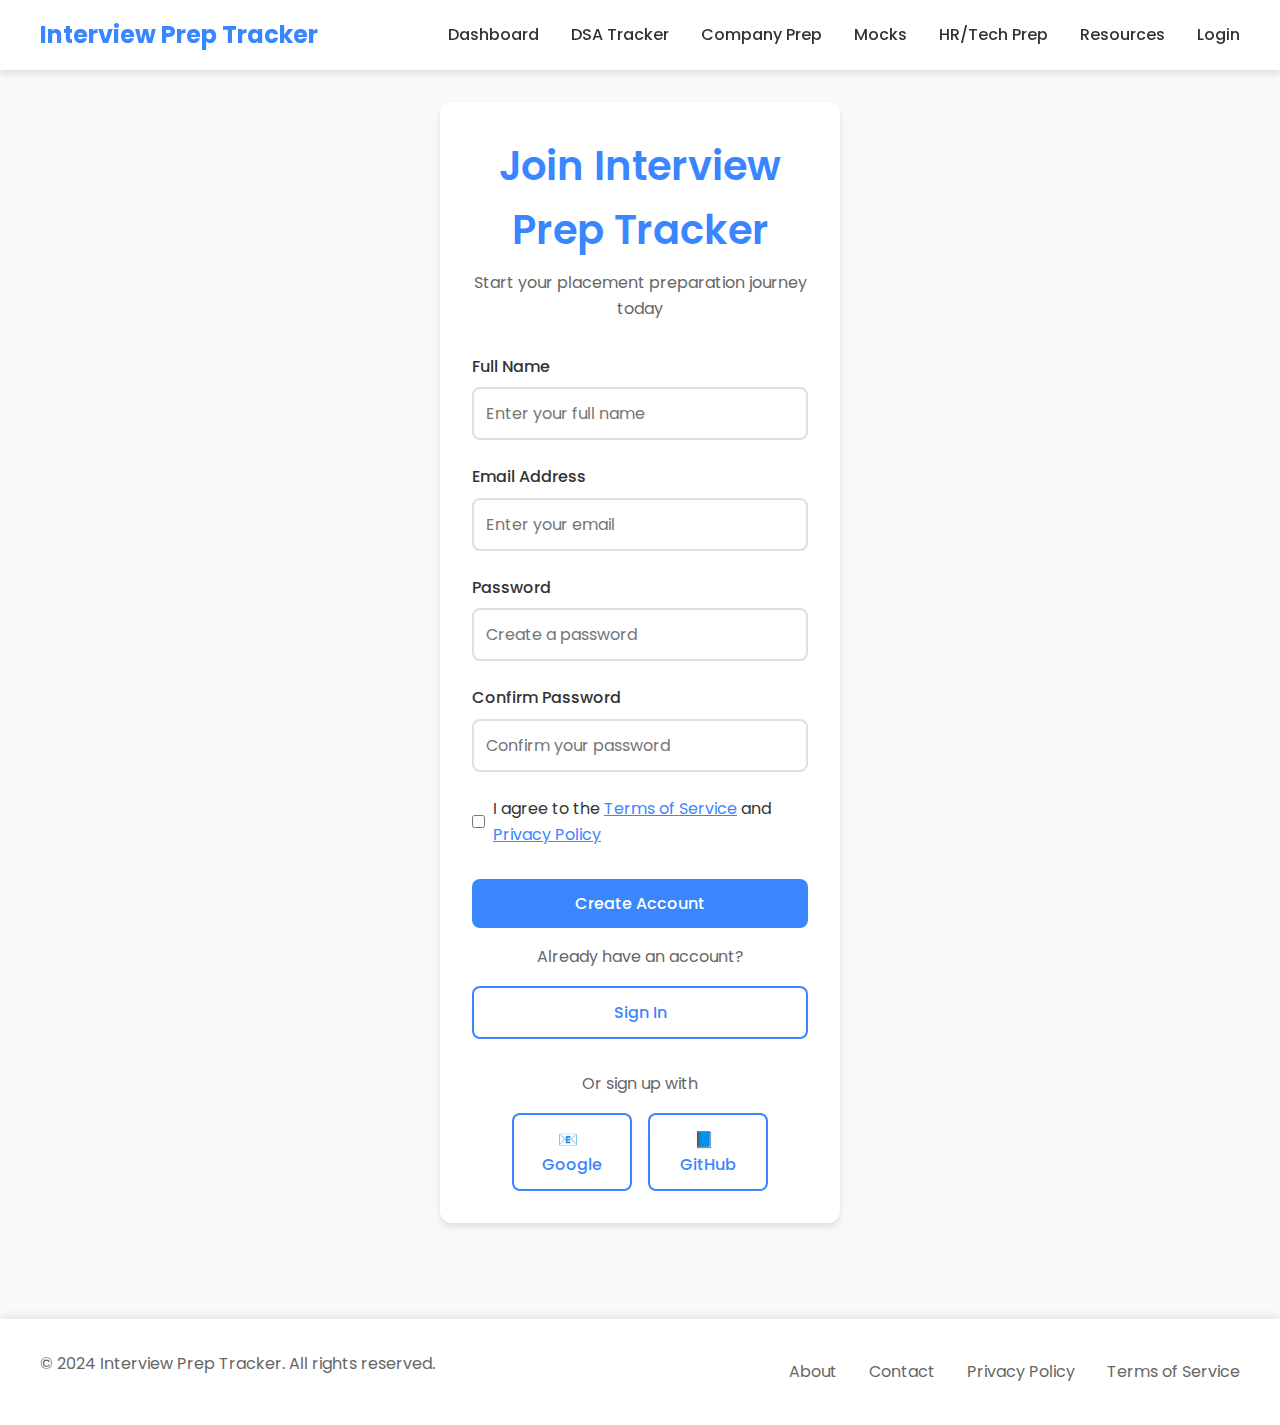
<file: register.html>
<!DOCTYPE html>
<html lang="en">
<head>
    <meta charset="UTF-8">
    <meta name="viewport" content="width=device-width, initial-scale=1.0">
    <title>Register - Interview Prep Tracker</title>
    <link rel="stylesheet" href="css/style.css">
</head>
<body>
    <!-- Navigation -->
    <nav class="navbar">
        <div class="nav-container">
            <a href="index.html" class="logo">Interview Prep Tracker</a>
            <ul class="nav-links">
                <li><a href="dashboard.html">Dashboard</a></li>
                <li><a href="dsa.html">DSA Tracker</a></li>
                <li><a href="company.html">Company Prep</a></li>
                <li><a href="mocks.html">Mocks</a></li>
                <li><a href="prep.html">HR/Tech Prep</a></li>
                <li><a href="resources.html">Resources</a></li>
                <li><a href="login.html">Login</a></li>
            </ul>
        </div>
    </nav>

    <!-- Register Form -->
    <div style="min-height: calc(100vh - 80px); display: flex; align-items: center; justify-content: center; background: var(--background-color);">
        <div class="form-container">
            <div style="text-align: center; margin-bottom: 2rem;">
                <h1 style="color: var(--primary-color); margin-bottom: 0.5rem;">Join Interview Prep Tracker</h1>
                <p style="color: var(--dark-gray);">Start your placement preparation journey today</p>
            </div>

            <form>
                <div class="form-group">
                    <label for="fullName">Full Name</label>
                    <input type="text" id="fullName" name="fullName" placeholder="Enter your full name" required>
                </div>

                <div class="form-group">
                    <label for="email">Email Address</label>
                    <input type="email" id="email" name="email" placeholder="Enter your email" required>
                </div>

                <div class="form-group">
                    <label for="password">Password</label>
                    <input type="password" id="password" name="password" placeholder="Create a password" required>
                </div>

                <div class="form-group">
                    <label for="confirmPassword">Confirm Password</label>
                    <input type="password" id="confirmPassword" name="confirmPassword" placeholder="Confirm your password" required>
                </div>

                <div style="margin-bottom: 2rem;">
                    <label style="display: flex; align-items: center; cursor: pointer;">
                        <input type="checkbox" name="terms" required style="margin-right: 0.5rem;">
                        <span>I agree to the <a href="#" style="color: var(--primary-color);">Terms of Service</a> and <a href="#" style="color: var(--primary-color);">Privacy Policy</a></span>
                    </label>
                </div>

                <button type="submit" class="btn btn-primary" style="width: 100%; margin-bottom: 1rem;">Create Account</button>

                <div style="text-align: center;">
                    <p style="color: var(--dark-gray); margin-bottom: 1rem;">Already have an account?</p>
                    <a href="login.html" class="btn btn-secondary" style="width: 100%;">Sign In</a>
                </div>
            </form>

            <!-- Social Register -->
            <div style="margin-top: 2rem; text-align: center;">
                <p style="color: var(--dark-gray); margin-bottom: 1rem;">Or sign up with</p>
                <div style="display: flex; gap: 1rem; justify-content: center;">
                    <button class="btn btn-secondary" style="flex: 1; max-width: 120px;">
                        <span style="margin-right: 0.5rem;">📧</span>
                        Google
                    </button>
                    <button class="btn btn-secondary" style="flex: 1; max-width: 120px;">
                        <span style="margin-right: 0.5rem;">📘</span>
                        GitHub
                    </button>
                </div>
            </div>
        </div>
    </div>

    <!-- Footer -->
    <footer class="footer">
        <div class="footer-content">
            <div>
                <p>&copy; 2024 Interview Prep Tracker. All rights reserved.</p>
            </div>
            <ul class="footer-links">
                <li><a href="#">About</a></li>
                <li><a href="#">Contact</a></li>
                <li><a href="#">Privacy Policy</a></li>
                <li><a href="#">Terms of Service</a></li>
            </ul>
        </div>
    </footer>
</body>
</html>
</file>
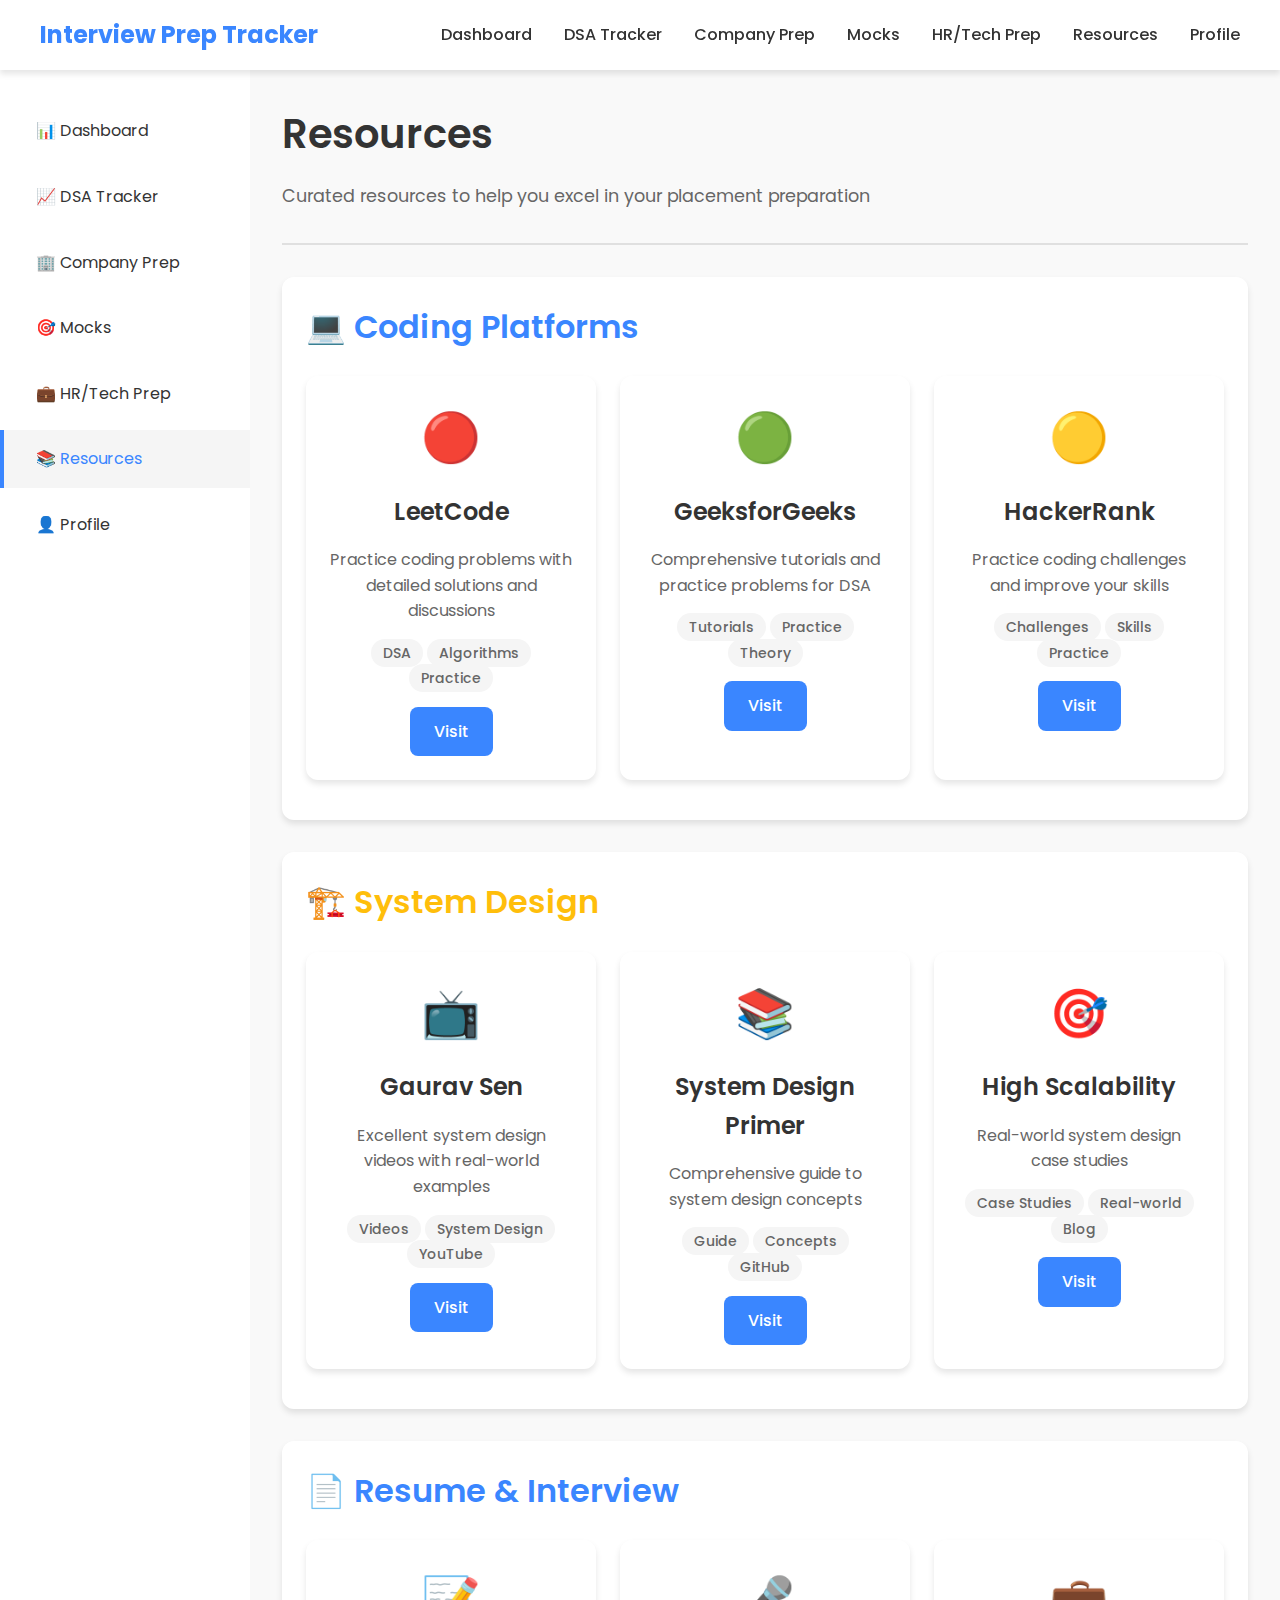
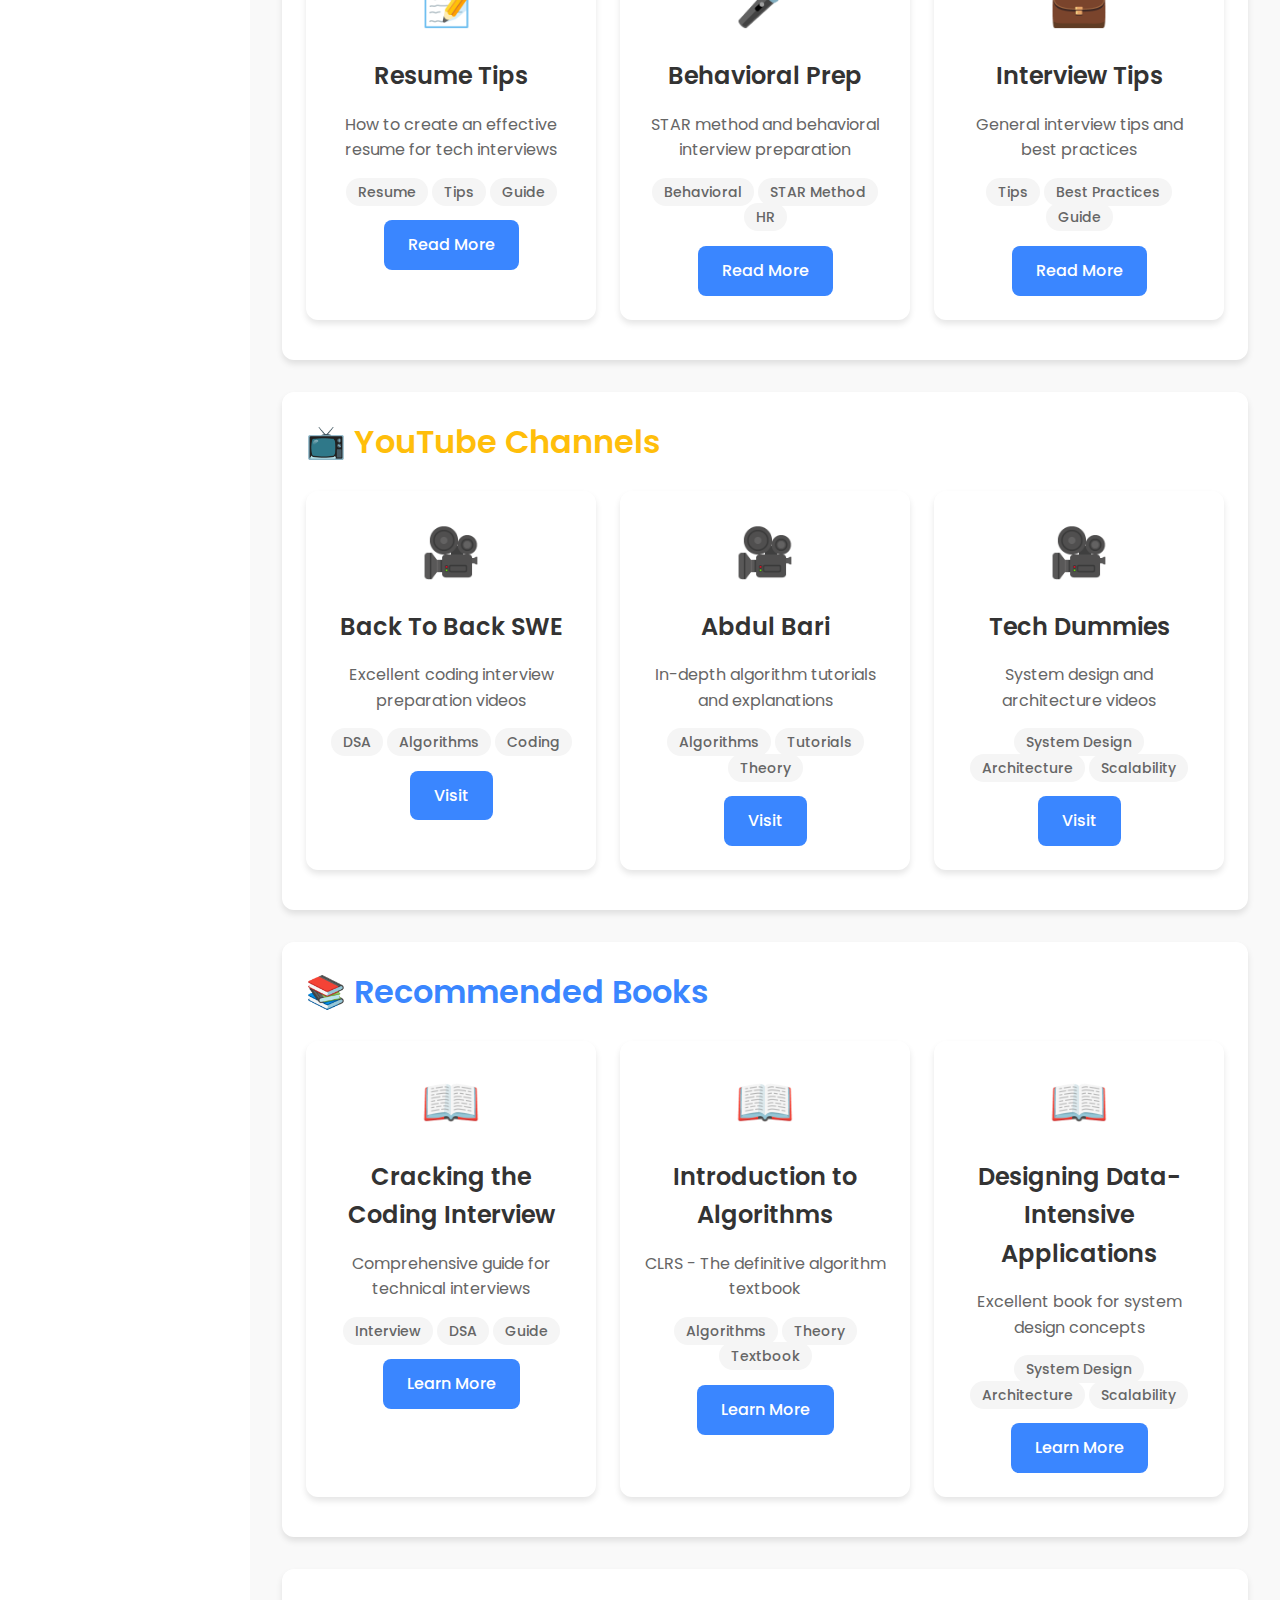
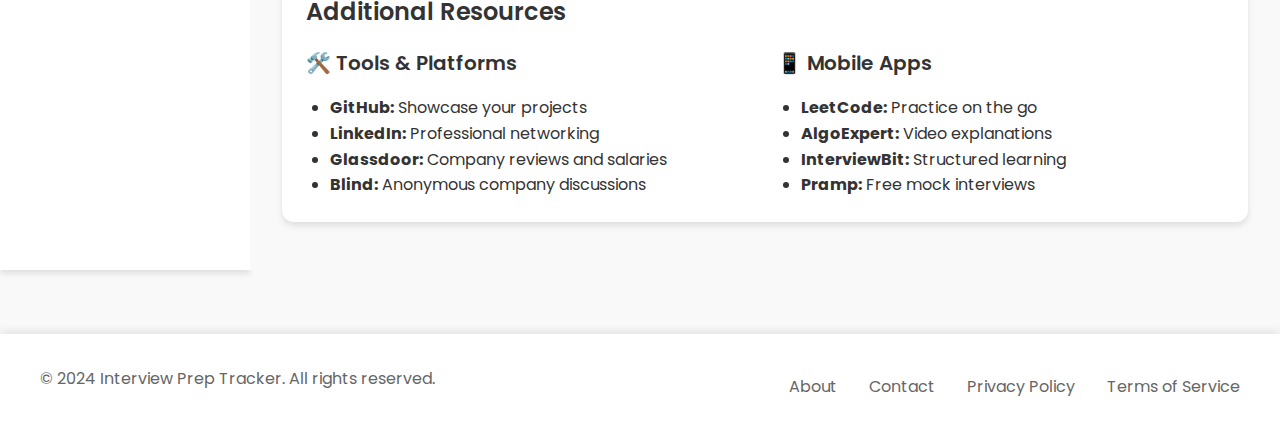
<file: resources.html>
<!DOCTYPE html>
<html lang="en">
<head>
    <meta charset="UTF-8">
    <meta name="viewport" content="width=device-width, initial-scale=1.0">
    <title>Resources - Interview Prep Tracker</title>
    <link rel="stylesheet" href="css/style.css">
</head>
<body>
    <!-- Navigation -->
    <nav class="navbar">
        <div class="nav-container">
            <a href="index.html" class="logo">Interview Prep Tracker</a>
            <ul class="nav-links">
                <li><a href="dashboard.html">Dashboard</a></li>
                <li><a href="dsa.html">DSA Tracker</a></li>
                <li><a href="company.html">Company Prep</a></li>
                <li><a href="mocks.html">Mocks</a></li>
                <li><a href="prep.html">HR/Tech Prep</a></li>
                <li><a href="resources.html">Resources</a></li>
                <li><a href="profile.html">Profile</a></li>
            </ul>
        </div>
    </nav>

    <!-- Dashboard Layout -->
    <div class="dashboard-container">
        <!-- Sidebar -->
        <aside class="sidebar">
            <ul class="sidebar-nav">
                <li><a href="dashboard.html">📊 Dashboard</a></li>
                <li><a href="dsa.html">📈 DSA Tracker</a></li>
                <li><a href="company.html">🏢 Company Prep</a></li>
                <li><a href="mocks.html">🎯 Mocks</a></li>
                <li><a href="prep.html">💼 HR/Tech Prep</a></li>
                <li><a href="resources.html" class="active">📚 Resources</a></li>
                <li><a href="profile.html">👤 Profile</a></li>
            </ul>
        </aside>

        <!-- Main Content -->
        <main class="main-content">
            <div class="section-header">
                <h1>Resources</h1>
                <p>Curated resources to help you excel in your placement preparation</p>
            </div>

            <!-- Coding Platforms -->
            <div class="card mb-4">
                <h2 style="color: var(--primary-color); margin-bottom: 1.5rem;">💻 Coding Platforms</h2>
                <div class="grid grid-3">
                    <div class="card" style="text-align: center;">
                        <div style="font-size: 3rem; margin-bottom: 1rem;">🔴</div>
                        <h3>LeetCode</h3>
                        <p>Practice coding problems with detailed solutions and discussions</p>
                        <div style="margin: 1rem 0;">
                            <span class="tag">DSA</span>
                            <span class="tag">Algorithms</span>
                            <span class="tag">Practice</span>
                        </div>
                        <a href="https://leetcode.com" target="_blank" class="btn btn-primary">Visit</a>
                    </div>

                    <div class="card" style="text-align: center;">
                        <div style="font-size: 3rem; margin-bottom: 1rem;">🟢</div>
                        <h3>GeeksforGeeks</h3>
                        <p>Comprehensive tutorials and practice problems for DSA</p>
                        <div style="margin: 1rem 0;">
                            <span class="tag">Tutorials</span>
                            <span class="tag">Practice</span>
                            <span class="tag">Theory</span>
                        </div>
                        <a href="https://geeksforgeeks.org" target="_blank" class="btn btn-primary">Visit</a>
                    </div>

                    <div class="card" style="text-align: center;">
                        <div style="font-size: 3rem; margin-bottom: 1rem;">🟡</div>
                        <h3>HackerRank</h3>
                        <p>Practice coding challenges and improve your skills</p>
                        <div style="margin: 1rem 0;">
                            <span class="tag">Challenges</span>
                            <span class="tag">Skills</span>
                            <span class="tag">Practice</span>
                        </div>
                        <a href="https://hackerrank.com" target="_blank" class="btn btn-primary">Visit</a>
                    </div>
                </div>
            </div>

            <!-- System Design Resources -->
            <div class="card mb-4">
                <h2 style="color: var(--accent-color); margin-bottom: 1.5rem;">🏗️ System Design</h2>
                <div class="grid grid-3">
                    <div class="card" style="text-align: center;">
                        <div style="font-size: 3rem; margin-bottom: 1rem;">📺</div>
                        <h3>Gaurav Sen</h3>
                        <p>Excellent system design videos with real-world examples</p>
                        <div style="margin: 1rem 0;">
                            <span class="tag">Videos</span>
                            <span class="tag">System Design</span>
                            <span class="tag">YouTube</span>
                        </div>
                        <a href="https://youtube.com/c/GauravSen" target="_blank" class="btn btn-primary">Visit</a>
                    </div>

                    <div class="card" style="text-align: center;">
                        <div style="font-size: 3rem; margin-bottom: 1rem;">📚</div>
                        <h3>System Design Primer</h3>
                        <p>Comprehensive guide to system design concepts</p>
                        <div style="margin: 1rem 0;">
                            <span class="tag">Guide</span>
                            <span class="tag">Concepts</span>
                            <span class="tag">GitHub</span>
                        </div>
                        <a href="https://github.com/donnemartin/system-design-primer" target="_blank" class="btn btn-primary">Visit</a>
                    </div>

                    <div class="card" style="text-align: center;">
                        <div style="font-size: 3rem; margin-bottom: 1rem;">🎯</div>
                        <h3>High Scalability</h3>
                        <p>Real-world system design case studies</p>
                        <div style="margin: 1rem 0;">
                            <span class="tag">Case Studies</span>
                            <span class="tag">Real-world</span>
                            <span class="tag">Blog</span>
                        </div>
                        <a href="http://highscalability.com" target="_blank" class="btn btn-primary">Visit</a>
                    </div>
                </div>
            </div>

            <!-- Resume & Interview Prep -->
            <div class="card mb-4">
                <h2 style="color: var(--primary-color); margin-bottom: 1.5rem;">📄 Resume & Interview</h2>
                <div class="grid grid-3">
                    <div class="card" style="text-align: center;">
                        <div style="font-size: 3rem; margin-bottom: 1rem;">📝</div>
                        <h3>Resume Tips</h3>
                        <p>How to create an effective resume for tech interviews</p>
                        <div style="margin: 1rem 0;">
                            <span class="tag">Resume</span>
                            <span class="tag">Tips</span>
                            <span class="tag">Guide</span>
                        </div>
                        <a href="#" class="btn btn-primary">Read More</a>
                    </div>

                    <div class="card" style="text-align: center;">
                        <div style="font-size: 3rem; margin-bottom: 1rem;">🎤</div>
                        <h3>Behavioral Prep</h3>
                        <p>STAR method and behavioral interview preparation</p>
                        <div style="margin: 1rem 0;">
                            <span class="tag">Behavioral</span>
                            <span class="tag">STAR Method</span>
                            <span class="tag">HR</span>
                        </div>
                        <a href="#" class="btn btn-primary">Read More</a>
                    </div>

                    <div class="card" style="text-align: center;">
                        <div style="font-size: 3rem; margin-bottom: 1rem;">💼</div>
                        <h3>Interview Tips</h3>
                        <p>General interview tips and best practices</p>
                        <div style="margin: 1rem 0;">
                            <span class="tag">Tips</span>
                            <span class="tag">Best Practices</span>
                            <span class="tag">Guide</span>
                        </div>
                        <a href="#" class="btn btn-primary">Read More</a>
                    </div>
                </div>
            </div>

            <!-- YouTube Channels -->
            <div class="card mb-4">
                <h2 style="color: var(--accent-color); margin-bottom: 1.5rem;">📺 YouTube Channels</h2>
                <div class="grid grid-3">
                    <div class="card" style="text-align: center;">
                        <div style="font-size: 3rem; margin-bottom: 1rem;">🎥</div>
                        <h3>Back To Back SWE</h3>
                        <p>Excellent coding interview preparation videos</p>
                        <div style="margin: 1rem 0;">
                            <span class="tag">DSA</span>
                            <span class="tag">Algorithms</span>
                            <span class="tag">Coding</span>
                        </div>
                        <a href="https://youtube.com/c/BackToBackSWE" target="_blank" class="btn btn-primary">Visit</a>
                    </div>

                    <div class="card" style="text-align: center;">
                        <div style="font-size: 3rem; margin-bottom: 1rem;">🎥</div>
                        <h3>Abdul Bari</h3>
                        <p>In-depth algorithm tutorials and explanations</p>
                        <div style="margin: 1rem 0;">
                            <span class="tag">Algorithms</span>
                            <span class="tag">Tutorials</span>
                            <span class="tag">Theory</span>
                        </div>
                        <a href="https://youtube.com/c/AbdulBari" target="_blank" class="btn btn-primary">Visit</a>
                    </div>

                    <div class="card" style="text-align: center;">
                        <div style="font-size: 3rem; margin-bottom: 1rem;">🎥</div>
                        <h3>Tech Dummies</h3>
                        <p>System design and architecture videos</p>
                        <div style="margin: 1rem 0;">
                            <span class="tag">System Design</span>
                            <span class="tag">Architecture</span>
                            <span class="tag">Scalability</span>
                        </div>
                        <a href="https://youtube.com/c/TechDummies" target="_blank" class="btn btn-primary">Visit</a>
                    </div>
                </div>
            </div>

            <!-- Books -->
            <div class="card mb-4">
                <h2 style="color: var(--primary-color); margin-bottom: 1.5rem;">📚 Recommended Books</h2>
                <div class="grid grid-3">
                    <div class="card" style="text-align: center;">
                        <div style="font-size: 3rem; margin-bottom: 1rem;">📖</div>
                        <h3>Cracking the Coding Interview</h3>
                        <p>Comprehensive guide for technical interviews</p>
                        <div style="margin: 1rem 0;">
                            <span class="tag">Interview</span>
                            <span class="tag">DSA</span>
                            <span class="tag">Guide</span>
                        </div>
                        <a href="#" class="btn btn-primary">Learn More</a>
                    </div>

                    <div class="card" style="text-align: center;">
                        <div style="font-size: 3rem; margin-bottom: 1rem;">📖</div>
                        <h3>Introduction to Algorithms</h3>
                        <p>CLRS - The definitive algorithm textbook</p>
                        <div style="margin: 1rem 0;">
                            <span class="tag">Algorithms</span>
                            <span class="tag">Theory</span>
                            <span class="tag">Textbook</span>
                        </div>
                        <a href="#" class="btn btn-primary">Learn More</a>
                    </div>

                    <div class="card" style="text-align: center;">
                        <div style="font-size: 3rem; margin-bottom: 1rem;">📖</div>
                        <h3>Designing Data-Intensive Applications</h3>
                        <p>Excellent book for system design concepts</p>
                        <div style="margin: 1rem 0;">
                            <span class="tag">System Design</span>
                            <span class="tag">Architecture</span>
                            <span class="tag">Scalability</span>
                        </div>
                        <a href="#" class="btn btn-primary">Learn More</a>
                    </div>
                </div>
            </div>

            <!-- Additional Resources -->
            <div class="card">
                <h3>Additional Resources</h3>
                <div class="grid grid-2">
                    <div>
                        <h4>🛠️ Tools & Platforms</h4>
                        <ul style="margin-left: 1.5rem; margin-top: 1rem;">
                            <li><strong>GitHub:</strong> Showcase your projects</li>
                            <li><strong>LinkedIn:</strong> Professional networking</li>
                            <li><strong>Glassdoor:</strong> Company reviews and salaries</li>
                            <li><strong>Blind:</strong> Anonymous company discussions</li>
                        </ul>
                    </div>
                    <div>
                        <h4>📱 Mobile Apps</h4>
                        <ul style="margin-left: 1.5rem; margin-top: 1rem;">
                            <li><strong>LeetCode:</strong> Practice on the go</li>
                            <li><strong>AlgoExpert:</strong> Video explanations</li>
                            <li><strong>InterviewBit:</strong> Structured learning</li>
                            <li><strong>Pramp:</strong> Free mock interviews</li>
                        </ul>
                    </div>
                </div>
            </div>
        </main>
    </div>

    <!-- Footer -->
    <footer class="footer">
        <div class="footer-content">
            <div>
                <p>&copy; 2024 Interview Prep Tracker. All rights reserved.</p>
            </div>
            <ul class="footer-links">
                <li><a href="#">About</a></li>
                <li><a href="#">Contact</a></li>
                <li><a href="#">Privacy Policy</a></li>
                <li><a href="#">Terms of Service</a></li>
            </ul>
        </div>
    </footer>
</body>
</html>
</file>
<file: css/style.css>
/* Interview Prep Tracker - Main Stylesheet */

/* Google Fonts Import */
@import url('https://fonts.googleapis.com/css2?family=Poppins:wght@300;400;500;600;700&family=Inter:wght@300;400;500;600;700&display=swap');

/* CSS Reset and Base Styles */
* {
    margin: 0;
    padding: 0;
    box-sizing: border-box;
}

body {
    font-family: 'Poppins', 'Inter', sans-serif;
    line-height: 1.6;
    color: #333;
    background-color: #F9F9F9;
}

/* Color Variables */
:root {
    --primary-color: #3A86FF;
    --accent-color: #FFBE0B;
    --background-color: #F9F9F9;
    --white: #FFFFFF;
    --light-gray: #F5F5F5;
    --medium-gray: #E0E0E0;
    --dark-gray: #666;
    --text-dark: #333;
    --shadow: 0 4px 6px rgba(0, 0, 0, 0.1);
    --shadow-hover: 0 8px 15px rgba(0, 0, 0, 0.15);
}

/* Typography */
h1, h2, h3, h4, h5, h6 {
    font-weight: 600;
    margin-bottom: 1rem;
    color: var(--text-dark);
}

h1 { font-size: 2.5rem; }
h2 { font-size: 2rem; }
h3 { font-size: 1.5rem; }
h4 { font-size: 1.25rem; }

p {
    margin-bottom: 1rem;
    color: var(--dark-gray);
}

/* Buttons */
.btn {
    display: inline-block;
    padding: 12px 24px;
    border: none;
    border-radius: 8px;
    font-family: 'Poppins', sans-serif;
    font-weight: 500;
    font-size: 1rem;
    text-decoration: none;
    cursor: pointer;
    transition: all 0.3s ease;
    text-align: center;
}

.btn-primary {
    background-color: var(--primary-color);
    color: white;
}

.btn-primary:hover {
    background-color: #2A76EF;
    box-shadow: var(--shadow-hover);
    transform: translateY(-2px);
}

.btn-secondary {
    background-color: var(--white);
    color: var(--primary-color);
    border: 2px solid var(--primary-color);
}

.btn-secondary:hover {
    background-color: var(--primary-color);
    color: white;
    box-shadow: var(--shadow-hover);
    transform: translateY(-2px);
}

.btn-accent {
    background-color: var(--accent-color);
    color: var(--text-dark);
}

.btn-accent:hover {
    background-color: #E6A800;
    box-shadow: var(--shadow-hover);
    transform: translateY(-2px);
}

/* Cards */
.card {
    background: var(--white);
    border-radius: 12px;
    padding: 1.5rem;
    box-shadow: var(--shadow);
    transition: all 0.3s ease;
    margin-bottom: 1rem;
}

.card:hover {
    box-shadow: var(--shadow-hover);
    transform: translateY(-4px);
}

/* Navigation */
.navbar {
    background: var(--white);
    padding: 1rem 2rem;
    box-shadow: var(--shadow);
    position: sticky;
    top: 0;
    z-index: 100;
}

.nav-container {
    max-width: 1200px;
    margin: 0 auto;
    display: flex;
    justify-content: space-between;
    align-items: center;
}

.logo {
    font-size: 1.5rem;
    font-weight: 700;
    color: var(--primary-color);
    text-decoration: none;
}

.nav-links {
    display: flex;
    list-style: none;
    gap: 2rem;
}

.nav-links a {
    text-decoration: none;
    color: var(--text-dark);
    font-weight: 500;
    transition: color 0.3s ease;
}

.nav-links a:hover {
    color: var(--primary-color);
}

/* Hero Section */
.hero {
    background: linear-gradient(135deg, var(--primary-color) 0%, #5A9CFF 100%);
    color: white;
    padding: 4rem 2rem;
    text-align: center;
}

.hero-content {
    max-width: 800px;
    margin: 0 auto;
}

.hero h1 {
    font-size: 3rem;
    margin-bottom: 1rem;
    color: white;
}

.hero p {
    font-size: 1.25rem;
    margin-bottom: 2rem;
    opacity: 0.9;
}

.hero-buttons {
    display: flex;
    gap: 1rem;
    justify-content: center;
    flex-wrap: wrap;
}

/* Dashboard Layout */
.dashboard-container {
    display: flex;
    min-height: calc(100vh - 80px);
}

.sidebar {
    width: 250px;
    background: var(--white);
    padding: 2rem 0;
    box-shadow: var(--shadow);
}

.sidebar-nav {
    list-style: none;
}

.sidebar-nav li {
    margin-bottom: 0.5rem;
}

.sidebar-nav a {
    display: block;
    padding: 1rem 2rem;
    text-decoration: none;
    color: var(--text-dark);
    transition: all 0.3s ease;
    border-left: 4px solid transparent;
}

.sidebar-nav a:hover,
.sidebar-nav a.active {
    background-color: var(--light-gray);
    color: var(--primary-color);
    border-left-color: var(--primary-color);
}

.main-content {
    flex: 1;
    padding: 2rem;
    background: var(--background-color);
}

/* Grid Layouts */
.grid {
    display: grid;
    gap: 1.5rem;
}

.grid-2 {
    grid-template-columns: repeat(auto-fit, minmax(300px, 1fr));
}

.grid-3 {
    grid-template-columns: repeat(auto-fit, minmax(250px, 1fr));
}

.grid-4 {
    grid-template-columns: repeat(auto-fit, minmax(200px, 1fr));
}

/* Progress Bars */
.progress-bar {
    width: 100%;
    height: 8px;
    background-color: var(--medium-gray);
    border-radius: 4px;
    overflow: hidden;
    margin: 0.5rem 0;
}

.progress-fill {
    height: 100%;
    background-color: var(--primary-color);
    border-radius: 4px;
    transition: width 0.3s ease;
}

/* Company Cards */
.company-card {
    background: var(--white);
    border-radius: 12px;
    padding: 1.5rem;
    box-shadow: var(--shadow);
    transition: all 0.3s ease;
    cursor: pointer;
}

.company-card:hover {
    transform: translateY(-8px);
    box-shadow: var(--shadow-hover);
}

.company-card h3 {
    color: var(--primary-color);
    margin-bottom: 1rem;
}

.company-tags {
    display: flex;
    flex-wrap: wrap;
    gap: 0.5rem;
    margin-top: 1rem;
}

.tag {
    background: var(--light-gray);
    color: var(--dark-gray);
    padding: 0.25rem 0.75rem;
    border-radius: 20px;
    font-size: 0.875rem;
    font-weight: 500;
}

/* Forms */
.form-container {
    max-width: 400px;
    margin: 2rem auto;
    padding: 2rem;
    background: var(--white);
    border-radius: 12px;
    box-shadow: var(--shadow);
}

.form-group {
    margin-bottom: 1.5rem;
}

.form-group label {
    display: block;
    margin-bottom: 0.5rem;
    font-weight: 500;
    color: var(--text-dark);
}

.form-group input {
    width: 100%;
    padding: 12px;
    border: 2px solid var(--medium-gray);
    border-radius: 8px;
    font-family: 'Poppins', sans-serif;
    font-size: 1rem;
    transition: border-color 0.3s ease;
}

.form-group input:focus {
    outline: none;
    border-color: var(--primary-color);
}

/* Tables */
.table-container {
    background: var(--white);
    border-radius: 12px;
    padding: 1.5rem;
    box-shadow: var(--shadow);
    overflow-x: auto;
}

table {
    width: 100%;
    border-collapse: collapse;
}

th, td {
    padding: 1rem;
    text-align: left;
    border-bottom: 1px solid var(--medium-gray);
}

th {
    background-color: var(--light-gray);
    font-weight: 600;
    color: var(--text-dark);
}

/* Footer */
.footer {
    background: var(--white);
    padding: 2rem;
    text-align: center;
    margin-top: 4rem;
    box-shadow: 0 -2px 10px rgba(0, 0, 0, 0.1);
}

.footer-content {
    max-width: 1200px;
    margin: 0 auto;
    display: flex;
    justify-content: space-between;
    align-items: center;
    flex-wrap: wrap;
    gap: 1rem;
}

.footer-links {
    display: flex;
    gap: 2rem;
    list-style: none;
}

.footer-links a {
    text-decoration: none;
    color: var(--dark-gray);
    transition: color 0.3s ease;
}

.footer-links a:hover {
    color: var(--primary-color);
}

/* Responsive Design */
@media (max-width: 768px) {
    .dashboard-container {
        flex-direction: column;
    }
    
    .sidebar {
        width: 100%;
        padding: 1rem 0;
    }
    
    .hero h1 {
        font-size: 2rem;
    }
    
    .hero-buttons {
        flex-direction: column;
        align-items: center;
    }
    
    .nav-container {
        flex-direction: column;
        gap: 1rem;
    }
    
    .nav-links {
        flex-wrap: wrap;
        justify-content: center;
    }
    
    .footer-content {
        flex-direction: column;
        text-align: center;
    }
    
    .grid-2,
    .grid-3,
    .grid-4 {
        grid-template-columns: 1fr;
    }
}

@media (max-width: 480px) {
    .hero {
        padding: 2rem 1rem;
    }
    
    .main-content {
        padding: 1rem;
    }
    
    .card {
        padding: 1rem;
    }
}

/* Utility Classes */
.text-center { text-align: center; }
.text-left { text-align: left; }
.text-right { text-align: right; }

.mb-1 { margin-bottom: 0.5rem; }
.mb-2 { margin-bottom: 1rem; }
.mb-3 { margin-bottom: 1.5rem; }
.mb-4 { margin-bottom: 2rem; }

.mt-1 { margin-top: 0.5rem; }
.mt-2 { margin-top: 1rem; }
.mt-3 { margin-top: 1.5rem; }
.mt-4 { margin-top: 2rem; }

.p-1 { padding: 0.5rem; }
.p-2 { padding: 1rem; }
.p-3 { padding: 1.5rem; }
.p-4 { padding: 2rem; }

/* Icons (using CSS pseudo-elements for simple icons) */
.icon {
    display: inline-block;
    width: 20px;
    height: 20px;
    margin-right: 0.5rem;
    position: relative;
}

.icon::before {
    content: '';
    position: absolute;
    width: 100%;
    height: 100%;
    background-color: currentColor;
    border-radius: 50%;
}

/* Section Headers */
.section-header {
    margin-bottom: 2rem;
    padding-bottom: 1rem;
    border-bottom: 2px solid var(--medium-gray);
}

.section-header h2 {
    color: var(--primary-color);
    margin-bottom: 0.5rem;
}

.section-header p {
    color: var(--dark-gray);
    font-size: 1.1rem;
}
</file>
